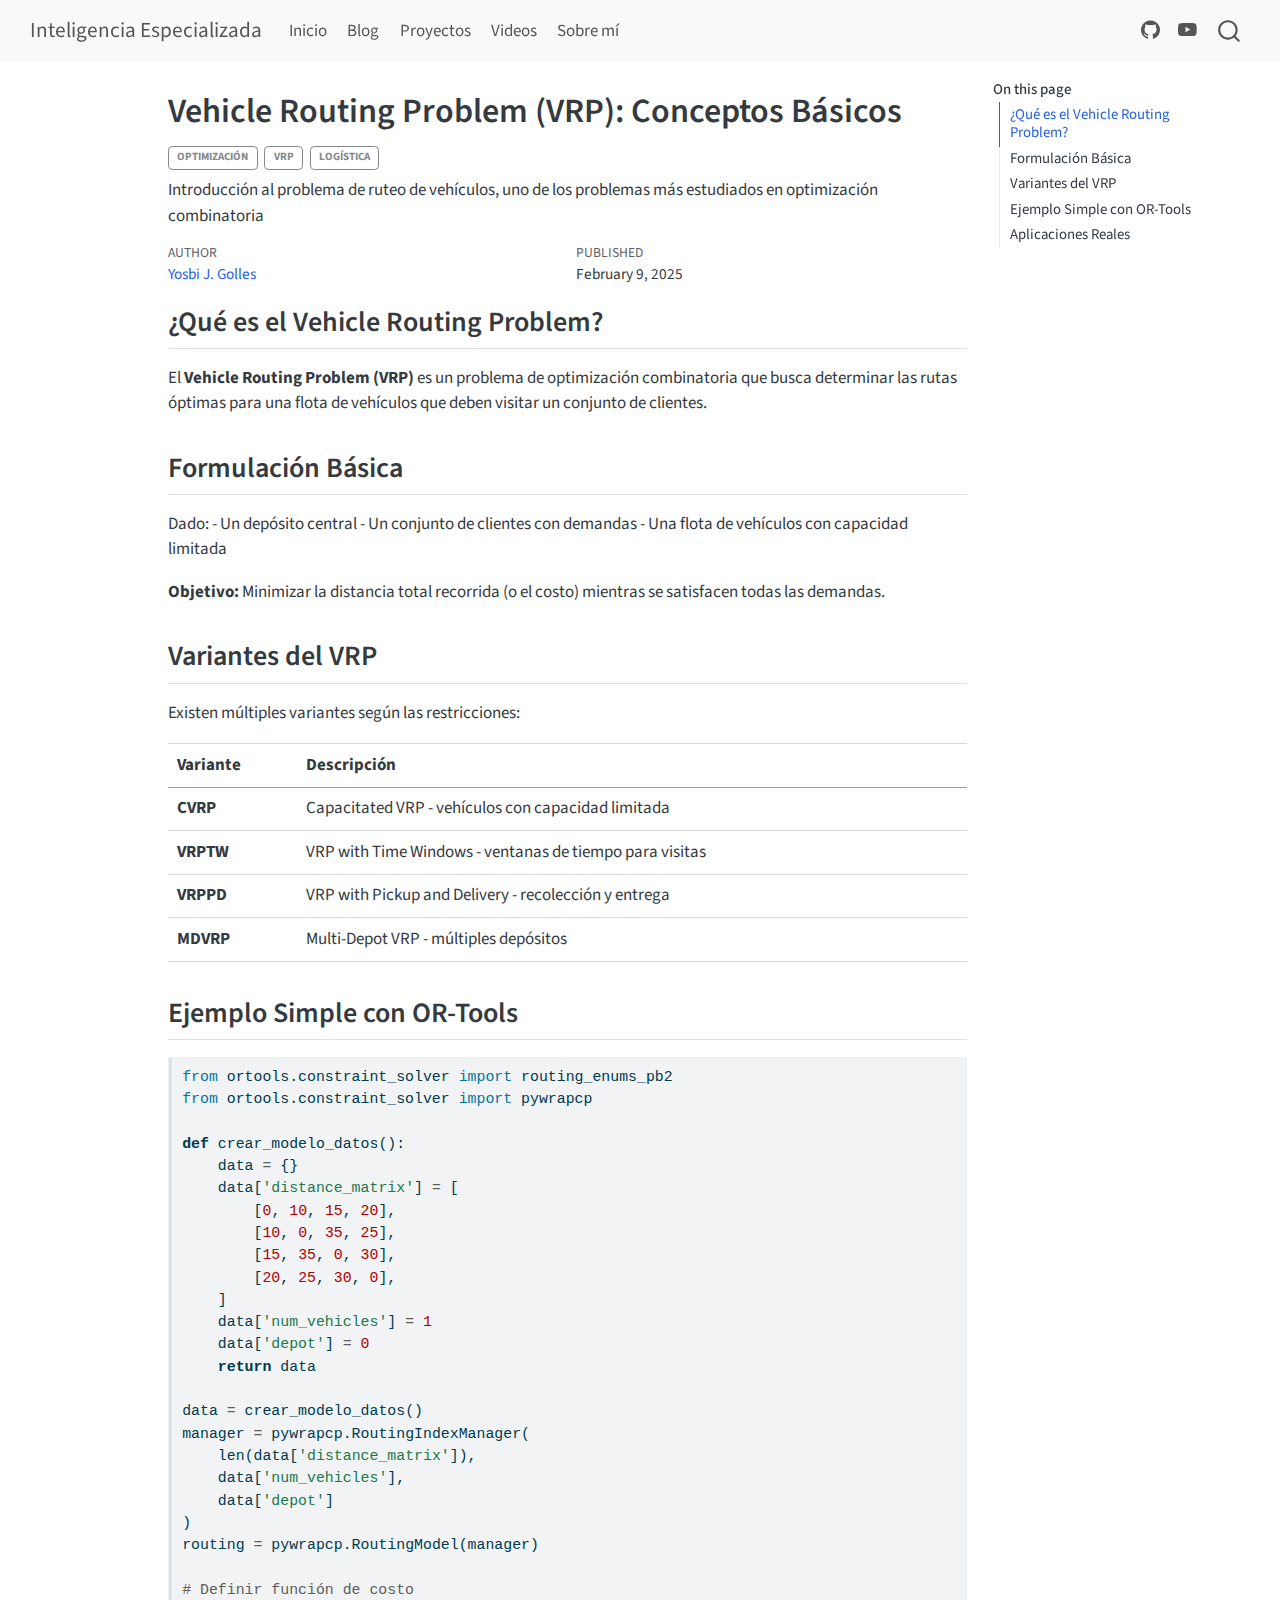
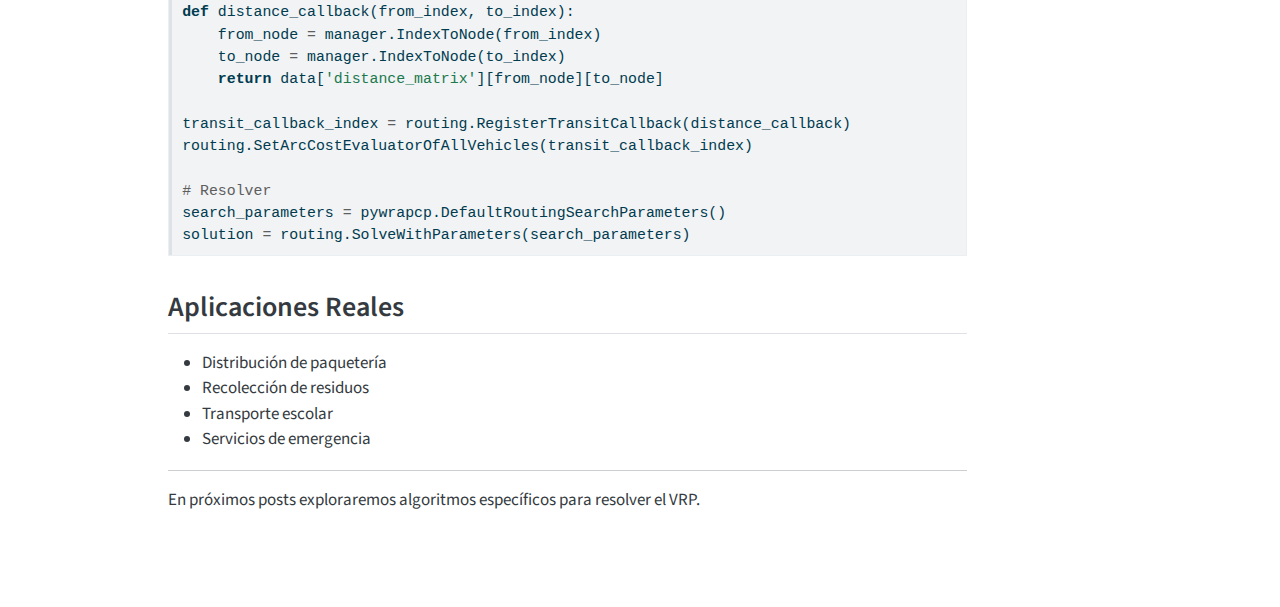
<file: docs/posts/2025-02-09-vehicle-routing-problem/index.html>
<!DOCTYPE html>
<html xmlns="http://www.w3.org/1999/xhtml" lang="en" xml:lang="en"><head>

<meta charset="utf-8">
<meta name="generator" content="quarto-1.8.27">

<meta name="viewport" content="width=device-width, initial-scale=1.0, user-scalable=yes">

<meta name="author" content="Yosbi J. Golles">
<meta name="dcterms.date" content="2025-02-09">
<meta name="description" content="Introducción al problema de ruteo de vehículos, uno de los problemas más estudiados en optimización combinatoria">

<title>Vehicle Routing Problem (VRP): Conceptos Básicos – Inteligencia Especializada</title>
<style>
code{white-space: pre-wrap;}
span.smallcaps{font-variant: small-caps;}
div.columns{display: flex; gap: min(4vw, 1.5em);}
div.column{flex: auto; overflow-x: auto;}
div.hanging-indent{margin-left: 1.5em; text-indent: -1.5em;}
ul.task-list{list-style: none;}
ul.task-list li input[type="checkbox"] {
  width: 0.8em;
  margin: 0 0.8em 0.2em -1em; /* quarto-specific, see https://github.com/quarto-dev/quarto-cli/issues/4556 */ 
  vertical-align: middle;
}
/* CSS for syntax highlighting */
html { -webkit-text-size-adjust: 100%; }
pre > code.sourceCode { white-space: pre; position: relative; }
pre > code.sourceCode > span { display: inline-block; line-height: 1.25; }
pre > code.sourceCode > span:empty { height: 1.2em; }
.sourceCode { overflow: visible; }
code.sourceCode > span { color: inherit; text-decoration: inherit; }
div.sourceCode { margin: 1em 0; }
pre.sourceCode { margin: 0; }
@media screen {
div.sourceCode { overflow: auto; }
}
@media print {
pre > code.sourceCode { white-space: pre-wrap; }
pre > code.sourceCode > span { text-indent: -5em; padding-left: 5em; }
}
pre.numberSource code
  { counter-reset: source-line 0; }
pre.numberSource code > span
  { position: relative; left: -4em; counter-increment: source-line; }
pre.numberSource code > span > a:first-child::before
  { content: counter(source-line);
    position: relative; left: -1em; text-align: right; vertical-align: baseline;
    border: none; display: inline-block;
    -webkit-touch-callout: none; -webkit-user-select: none;
    -khtml-user-select: none; -moz-user-select: none;
    -ms-user-select: none; user-select: none;
    padding: 0 4px; width: 4em;
  }
pre.numberSource { margin-left: 3em;  padding-left: 4px; }
div.sourceCode
  {   }
@media screen {
pre > code.sourceCode > span > a:first-child::before { text-decoration: underline; }
}
</style>


<script src="../../site_libs/quarto-nav/quarto-nav.js"></script>
<script src="../../site_libs/quarto-nav/headroom.min.js"></script>
<script src="../../site_libs/clipboard/clipboard.min.js"></script>
<script src="../../site_libs/quarto-search/autocomplete.umd.js"></script>
<script src="../../site_libs/quarto-search/fuse.min.js"></script>
<script src="../../site_libs/quarto-search/quarto-search.js"></script>
<meta name="quarto:offset" content="../../">
<script src="../../site_libs/quarto-html/quarto.js" type="module"></script>
<script src="../../site_libs/quarto-html/tabsets/tabsets.js" type="module"></script>
<script src="../../site_libs/quarto-html/axe/axe-check.js" type="module"></script>
<script src="../../site_libs/quarto-html/popper.min.js"></script>
<script src="../../site_libs/quarto-html/tippy.umd.min.js"></script>
<script src="../../site_libs/quarto-html/anchor.min.js"></script>
<link href="../../site_libs/quarto-html/tippy.css" rel="stylesheet">
<link href="../../site_libs/quarto-html/quarto-syntax-highlighting-ed96de9b727972fe78a7b5d16c58bf87.css" rel="stylesheet" id="quarto-text-highlighting-styles">
<script src="../../site_libs/bootstrap/bootstrap.min.js"></script>
<link href="../../site_libs/bootstrap/bootstrap-icons.css" rel="stylesheet">
<link href="../../site_libs/bootstrap/bootstrap-b7531fbf5822f1c2d3099a119fefb516.min.css" rel="stylesheet" append-hash="true" id="quarto-bootstrap" data-mode="light">
<script id="quarto-search-options" type="application/json">{
  "location": "navbar",
  "copy-button": false,
  "collapse-after": 3,
  "panel-placement": "end",
  "type": "overlay",
  "limit": 50,
  "keyboard-shortcut": [
    "f",
    "/",
    "s"
  ],
  "show-item-context": false,
  "language": {
    "search-no-results-text": "No results",
    "search-matching-documents-text": "matching documents",
    "search-copy-link-title": "Copy link to search",
    "search-hide-matches-text": "Hide additional matches",
    "search-more-match-text": "more match in this document",
    "search-more-matches-text": "more matches in this document",
    "search-clear-button-title": "Clear",
    "search-text-placeholder": "",
    "search-detached-cancel-button-title": "Cancel",
    "search-submit-button-title": "Submit",
    "search-label": "Search"
  }
}</script>


<link rel="stylesheet" href="../../styles.css">
</head>

<body class="nav-fixed quarto-light">

<div id="quarto-search-results"></div>
  <header id="quarto-header" class="headroom fixed-top">
    <nav class="navbar navbar-expand-lg " data-bs-theme="dark">
      <div class="navbar-container container-fluid">
      <div class="navbar-brand-container mx-auto">
    <a class="navbar-brand" href="../../index.html">
    <span class="navbar-title">Inteligencia Especializada</span>
    </a>
  </div>
            <div id="quarto-search" class="" title="Search"></div>
          <button class="navbar-toggler" type="button" data-bs-toggle="collapse" data-bs-target="#navbarCollapse" aria-controls="navbarCollapse" role="menu" aria-expanded="false" aria-label="Toggle navigation" onclick="if (window.quartoToggleHeadroom) { window.quartoToggleHeadroom(); }">
  <span class="navbar-toggler-icon"></span>
</button>
          <div class="collapse navbar-collapse" id="navbarCollapse">
            <ul class="navbar-nav navbar-nav-scroll me-auto">
  <li class="nav-item">
    <a class="nav-link" href="../../index.html"> 
<span class="menu-text">Inicio</span></a>
  </li>  
  <li class="nav-item">
    <a class="nav-link" href="../../blog.html"> 
<span class="menu-text">Blog</span></a>
  </li>  
  <li class="nav-item">
    <a class="nav-link" href="../../projects.html"> 
<span class="menu-text">Proyectos</span></a>
  </li>  
  <li class="nav-item">
    <a class="nav-link" href="../../videos.html"> 
<span class="menu-text">Videos</span></a>
  </li>  
  <li class="nav-item">
    <a class="nav-link" href="../../about.html"> 
<span class="menu-text">Sobre mí</span></a>
  </li>  
</ul>
            <ul class="navbar-nav navbar-nav-scroll ms-auto">
  <li class="nav-item compact">
    <a class="nav-link" href="https://github.com/yosbijgolles"> <i class="bi bi-github" role="img">
</i> 
<span class="menu-text"></span></a>
  </li>  
  <li class="nav-item compact">
    <a class="nav-link" href="https://youtube.com/yosbijgolles"> <i class="bi bi-youtube" role="img">
</i> 
<span class="menu-text"></span></a>
  </li>  
</ul>
          </div> <!-- /navcollapse -->
            <div class="quarto-navbar-tools">
</div>
      </div> <!-- /container-fluid -->
    </nav>
</header>
<!-- content -->
<div id="quarto-content" class="quarto-container page-columns page-rows-contents page-layout-article page-navbar">
<!-- sidebar -->
<!-- margin-sidebar -->
    <div id="quarto-margin-sidebar" class="sidebar margin-sidebar">
        <nav id="TOC" role="doc-toc" class="toc-active">
    <h2 id="toc-title">On this page</h2>
   
  <ul>
  <li><a href="#qué-es-el-vehicle-routing-problem" id="toc-qué-es-el-vehicle-routing-problem" class="nav-link active" data-scroll-target="#qué-es-el-vehicle-routing-problem">¿Qué es el Vehicle Routing Problem?</a></li>
  <li><a href="#formulación-básica" id="toc-formulación-básica" class="nav-link" data-scroll-target="#formulación-básica">Formulación Básica</a></li>
  <li><a href="#variantes-del-vrp" id="toc-variantes-del-vrp" class="nav-link" data-scroll-target="#variantes-del-vrp">Variantes del VRP</a></li>
  <li><a href="#ejemplo-simple-con-or-tools" id="toc-ejemplo-simple-con-or-tools" class="nav-link" data-scroll-target="#ejemplo-simple-con-or-tools">Ejemplo Simple con OR-Tools</a></li>
  <li><a href="#aplicaciones-reales" id="toc-aplicaciones-reales" class="nav-link" data-scroll-target="#aplicaciones-reales">Aplicaciones Reales</a></li>
  </ul>
</nav>
    </div>
<!-- main -->
<main class="content" id="quarto-document-content">

<header id="title-block-header" class="quarto-title-block default">
<div class="quarto-title">
<h1 class="title">Vehicle Routing Problem (VRP): Conceptos Básicos</h1>
  <div class="quarto-categories">
    <div class="quarto-category">optimización</div>
    <div class="quarto-category">VRP</div>
    <div class="quarto-category">logística</div>
  </div>
  </div>

<div>
  <div class="description">
    Introducción al problema de ruteo de vehículos, uno de los problemas más estudiados en optimización combinatoria
  </div>
</div>


<div class="quarto-title-meta">

    <div>
    <div class="quarto-title-meta-heading">Author</div>
    <div class="quarto-title-meta-contents">
             <p><a href="https://github.com/yosbijgolles">Yosbi J. Golles</a> </p>
          </div>
  </div>
    
    <div>
    <div class="quarto-title-meta-heading">Published</div>
    <div class="quarto-title-meta-contents">
      <p class="date">February 9, 2025</p>
    </div>
  </div>
  
    
  </div>
  


</header>


<section id="qué-es-el-vehicle-routing-problem" class="level2">
<h2 class="anchored" data-anchor-id="qué-es-el-vehicle-routing-problem">¿Qué es el Vehicle Routing Problem?</h2>
<p>El <strong>Vehicle Routing Problem (VRP)</strong> es un problema de optimización combinatoria que busca determinar las rutas óptimas para una flota de vehículos que deben visitar un conjunto de clientes.</p>
</section>
<section id="formulación-básica" class="level2">
<h2 class="anchored" data-anchor-id="formulación-básica">Formulación Básica</h2>
<p>Dado: - Un depósito central - Un conjunto de clientes con demandas - Una flota de vehículos con capacidad limitada</p>
<p><strong>Objetivo:</strong> Minimizar la distancia total recorrida (o el costo) mientras se satisfacen todas las demandas.</p>
</section>
<section id="variantes-del-vrp" class="level2">
<h2 class="anchored" data-anchor-id="variantes-del-vrp">Variantes del VRP</h2>
<p>Existen múltiples variantes según las restricciones:</p>
<table class="caption-top table">
<thead>
<tr class="header">
<th>Variante</th>
<th>Descripción</th>
</tr>
</thead>
<tbody>
<tr class="odd">
<td><strong>CVRP</strong></td>
<td>Capacitated VRP - vehículos con capacidad limitada</td>
</tr>
<tr class="even">
<td><strong>VRPTW</strong></td>
<td>VRP with Time Windows - ventanas de tiempo para visitas</td>
</tr>
<tr class="odd">
<td><strong>VRPPD</strong></td>
<td>VRP with Pickup and Delivery - recolección y entrega</td>
</tr>
<tr class="even">
<td><strong>MDVRP</strong></td>
<td>Multi-Depot VRP - múltiples depósitos</td>
</tr>
</tbody>
</table>
</section>
<section id="ejemplo-simple-con-or-tools" class="level2">
<h2 class="anchored" data-anchor-id="ejemplo-simple-con-or-tools">Ejemplo Simple con OR-Tools</h2>
<div class="code-copy-outer-scaffold"><div class="sourceCode" id="cb1"><pre class="sourceCode python code-with-copy"><code class="sourceCode python"><span id="cb1-1"><a href="#cb1-1" aria-hidden="true" tabindex="-1"></a><span class="im">from</span> ortools.constraint_solver <span class="im">import</span> routing_enums_pb2</span>
<span id="cb1-2"><a href="#cb1-2" aria-hidden="true" tabindex="-1"></a><span class="im">from</span> ortools.constraint_solver <span class="im">import</span> pywrapcp</span>
<span id="cb1-3"><a href="#cb1-3" aria-hidden="true" tabindex="-1"></a></span>
<span id="cb1-4"><a href="#cb1-4" aria-hidden="true" tabindex="-1"></a><span class="kw">def</span> crear_modelo_datos():</span>
<span id="cb1-5"><a href="#cb1-5" aria-hidden="true" tabindex="-1"></a>    data <span class="op">=</span> {}</span>
<span id="cb1-6"><a href="#cb1-6" aria-hidden="true" tabindex="-1"></a>    data[<span class="st">'distance_matrix'</span>] <span class="op">=</span> [</span>
<span id="cb1-7"><a href="#cb1-7" aria-hidden="true" tabindex="-1"></a>        [<span class="dv">0</span>, <span class="dv">10</span>, <span class="dv">15</span>, <span class="dv">20</span>],</span>
<span id="cb1-8"><a href="#cb1-8" aria-hidden="true" tabindex="-1"></a>        [<span class="dv">10</span>, <span class="dv">0</span>, <span class="dv">35</span>, <span class="dv">25</span>],</span>
<span id="cb1-9"><a href="#cb1-9" aria-hidden="true" tabindex="-1"></a>        [<span class="dv">15</span>, <span class="dv">35</span>, <span class="dv">0</span>, <span class="dv">30</span>],</span>
<span id="cb1-10"><a href="#cb1-10" aria-hidden="true" tabindex="-1"></a>        [<span class="dv">20</span>, <span class="dv">25</span>, <span class="dv">30</span>, <span class="dv">0</span>],</span>
<span id="cb1-11"><a href="#cb1-11" aria-hidden="true" tabindex="-1"></a>    ]</span>
<span id="cb1-12"><a href="#cb1-12" aria-hidden="true" tabindex="-1"></a>    data[<span class="st">'num_vehicles'</span>] <span class="op">=</span> <span class="dv">1</span></span>
<span id="cb1-13"><a href="#cb1-13" aria-hidden="true" tabindex="-1"></a>    data[<span class="st">'depot'</span>] <span class="op">=</span> <span class="dv">0</span></span>
<span id="cb1-14"><a href="#cb1-14" aria-hidden="true" tabindex="-1"></a>    <span class="cf">return</span> data</span>
<span id="cb1-15"><a href="#cb1-15" aria-hidden="true" tabindex="-1"></a></span>
<span id="cb1-16"><a href="#cb1-16" aria-hidden="true" tabindex="-1"></a>data <span class="op">=</span> crear_modelo_datos()</span>
<span id="cb1-17"><a href="#cb1-17" aria-hidden="true" tabindex="-1"></a>manager <span class="op">=</span> pywrapcp.RoutingIndexManager(</span>
<span id="cb1-18"><a href="#cb1-18" aria-hidden="true" tabindex="-1"></a>    <span class="bu">len</span>(data[<span class="st">'distance_matrix'</span>]),</span>
<span id="cb1-19"><a href="#cb1-19" aria-hidden="true" tabindex="-1"></a>    data[<span class="st">'num_vehicles'</span>],</span>
<span id="cb1-20"><a href="#cb1-20" aria-hidden="true" tabindex="-1"></a>    data[<span class="st">'depot'</span>]</span>
<span id="cb1-21"><a href="#cb1-21" aria-hidden="true" tabindex="-1"></a>)</span>
<span id="cb1-22"><a href="#cb1-22" aria-hidden="true" tabindex="-1"></a>routing <span class="op">=</span> pywrapcp.RoutingModel(manager)</span>
<span id="cb1-23"><a href="#cb1-23" aria-hidden="true" tabindex="-1"></a></span>
<span id="cb1-24"><a href="#cb1-24" aria-hidden="true" tabindex="-1"></a><span class="co"># Definir función de costo</span></span>
<span id="cb1-25"><a href="#cb1-25" aria-hidden="true" tabindex="-1"></a><span class="kw">def</span> distance_callback(from_index, to_index):</span>
<span id="cb1-26"><a href="#cb1-26" aria-hidden="true" tabindex="-1"></a>    from_node <span class="op">=</span> manager.IndexToNode(from_index)</span>
<span id="cb1-27"><a href="#cb1-27" aria-hidden="true" tabindex="-1"></a>    to_node <span class="op">=</span> manager.IndexToNode(to_index)</span>
<span id="cb1-28"><a href="#cb1-28" aria-hidden="true" tabindex="-1"></a>    <span class="cf">return</span> data[<span class="st">'distance_matrix'</span>][from_node][to_node]</span>
<span id="cb1-29"><a href="#cb1-29" aria-hidden="true" tabindex="-1"></a></span>
<span id="cb1-30"><a href="#cb1-30" aria-hidden="true" tabindex="-1"></a>transit_callback_index <span class="op">=</span> routing.RegisterTransitCallback(distance_callback)</span>
<span id="cb1-31"><a href="#cb1-31" aria-hidden="true" tabindex="-1"></a>routing.SetArcCostEvaluatorOfAllVehicles(transit_callback_index)</span>
<span id="cb1-32"><a href="#cb1-32" aria-hidden="true" tabindex="-1"></a></span>
<span id="cb1-33"><a href="#cb1-33" aria-hidden="true" tabindex="-1"></a><span class="co"># Resolver</span></span>
<span id="cb1-34"><a href="#cb1-34" aria-hidden="true" tabindex="-1"></a>search_parameters <span class="op">=</span> pywrapcp.DefaultRoutingSearchParameters()</span>
<span id="cb1-35"><a href="#cb1-35" aria-hidden="true" tabindex="-1"></a>solution <span class="op">=</span> routing.SolveWithParameters(search_parameters)</span></code></pre></div><button title="Copy to Clipboard" class="code-copy-button"><i class="bi"></i></button></div>
</section>
<section id="aplicaciones-reales" class="level2">
<h2 class="anchored" data-anchor-id="aplicaciones-reales">Aplicaciones Reales</h2>
<ul>
<li>Distribución de paquetería</li>
<li>Recolección de residuos</li>
<li>Transporte escolar</li>
<li>Servicios de emergencia</li>
</ul>
<hr>
<p>En próximos posts exploraremos algoritmos específicos para resolver el VRP.</p>


</section>

</main> <!-- /main -->
<script id="quarto-html-after-body" type="application/javascript">
  window.document.addEventListener("DOMContentLoaded", function (event) {
    const icon = "";
    const anchorJS = new window.AnchorJS();
    anchorJS.options = {
      placement: 'right',
      icon: icon
    };
    anchorJS.add('.anchored');
    const isCodeAnnotation = (el) => {
      for (const clz of el.classList) {
        if (clz.startsWith('code-annotation-')) {                     
          return true;
        }
      }
      return false;
    }
    const onCopySuccess = function(e) {
      // button target
      const button = e.trigger;
      // don't keep focus
      button.blur();
      // flash "checked"
      button.classList.add('code-copy-button-checked');
      var currentTitle = button.getAttribute("title");
      button.setAttribute("title", "Copied!");
      let tooltip;
      if (window.bootstrap) {
        button.setAttribute("data-bs-toggle", "tooltip");
        button.setAttribute("data-bs-placement", "left");
        button.setAttribute("data-bs-title", "Copied!");
        tooltip = new bootstrap.Tooltip(button, 
          { trigger: "manual", 
            customClass: "code-copy-button-tooltip",
            offset: [0, -8]});
        tooltip.show();    
      }
      setTimeout(function() {
        if (tooltip) {
          tooltip.hide();
          button.removeAttribute("data-bs-title");
          button.removeAttribute("data-bs-toggle");
          button.removeAttribute("data-bs-placement");
        }
        button.setAttribute("title", currentTitle);
        button.classList.remove('code-copy-button-checked');
      }, 1000);
      // clear code selection
      e.clearSelection();
    }
    const getTextToCopy = function(trigger) {
      const outerScaffold = trigger.parentElement.cloneNode(true);
      const codeEl = outerScaffold.querySelector('code');
      for (const childEl of codeEl.children) {
        if (isCodeAnnotation(childEl)) {
          childEl.remove();
        }
      }
      return codeEl.innerText;
    }
    const clipboard = new window.ClipboardJS('.code-copy-button:not([data-in-quarto-modal])', {
      text: getTextToCopy
    });
    clipboard.on('success', onCopySuccess);
    if (window.document.getElementById('quarto-embedded-source-code-modal')) {
      const clipboardModal = new window.ClipboardJS('.code-copy-button[data-in-quarto-modal]', {
        text: getTextToCopy,
        container: window.document.getElementById('quarto-embedded-source-code-modal')
      });
      clipboardModal.on('success', onCopySuccess);
    }
      var localhostRegex = new RegExp(/^(?:http|https):\/\/localhost\:?[0-9]*\//);
      var mailtoRegex = new RegExp(/^mailto:/);
        var filterRegex = new RegExp('/' + window.location.host + '/');
      var isInternal = (href) => {
          return filterRegex.test(href) || localhostRegex.test(href) || mailtoRegex.test(href);
      }
      // Inspect non-navigation links and adorn them if external
     var links = window.document.querySelectorAll('a[href]:not(.nav-link):not(.navbar-brand):not(.toc-action):not(.sidebar-link):not(.sidebar-item-toggle):not(.pagination-link):not(.no-external):not([aria-hidden]):not(.dropdown-item):not(.quarto-navigation-tool):not(.about-link)');
      for (var i=0; i<links.length; i++) {
        const link = links[i];
        if (!isInternal(link.href)) {
          // undo the damage that might have been done by quarto-nav.js in the case of
          // links that we want to consider external
          if (link.dataset.originalHref !== undefined) {
            link.href = link.dataset.originalHref;
          }
        }
      }
    function tippyHover(el, contentFn, onTriggerFn, onUntriggerFn) {
      const config = {
        allowHTML: true,
        maxWidth: 500,
        delay: 100,
        arrow: false,
        appendTo: function(el) {
            return el.parentElement;
        },
        interactive: true,
        interactiveBorder: 10,
        theme: 'quarto',
        placement: 'bottom-start',
      };
      if (contentFn) {
        config.content = contentFn;
      }
      if (onTriggerFn) {
        config.onTrigger = onTriggerFn;
      }
      if (onUntriggerFn) {
        config.onUntrigger = onUntriggerFn;
      }
      window.tippy(el, config); 
    }
    const noterefs = window.document.querySelectorAll('a[role="doc-noteref"]');
    for (var i=0; i<noterefs.length; i++) {
      const ref = noterefs[i];
      tippyHover(ref, function() {
        // use id or data attribute instead here
        let href = ref.getAttribute('data-footnote-href') || ref.getAttribute('href');
        try { href = new URL(href).hash; } catch {}
        const id = href.replace(/^#\/?/, "");
        const note = window.document.getElementById(id);
        if (note) {
          return note.innerHTML;
        } else {
          return "";
        }
      });
    }
    const xrefs = window.document.querySelectorAll('a.quarto-xref');
    const processXRef = (id, note) => {
      // Strip column container classes
      const stripColumnClz = (el) => {
        el.classList.remove("page-full", "page-columns");
        if (el.children) {
          for (const child of el.children) {
            stripColumnClz(child);
          }
        }
      }
      stripColumnClz(note)
      if (id === null || id.startsWith('sec-')) {
        // Special case sections, only their first couple elements
        const container = document.createElement("div");
        if (note.children && note.children.length > 2) {
          container.appendChild(note.children[0].cloneNode(true));
          for (let i = 1; i < note.children.length; i++) {
            const child = note.children[i];
            if (child.tagName === "P" && child.innerText === "") {
              continue;
            } else {
              container.appendChild(child.cloneNode(true));
              break;
            }
          }
          if (window.Quarto?.typesetMath) {
            window.Quarto.typesetMath(container);
          }
          return container.innerHTML
        } else {
          if (window.Quarto?.typesetMath) {
            window.Quarto.typesetMath(note);
          }
          return note.innerHTML;
        }
      } else {
        // Remove any anchor links if they are present
        const anchorLink = note.querySelector('a.anchorjs-link');
        if (anchorLink) {
          anchorLink.remove();
        }
        if (window.Quarto?.typesetMath) {
          window.Quarto.typesetMath(note);
        }
        if (note.classList.contains("callout")) {
          return note.outerHTML;
        } else {
          return note.innerHTML;
        }
      }
    }
    for (var i=0; i<xrefs.length; i++) {
      const xref = xrefs[i];
      tippyHover(xref, undefined, function(instance) {
        instance.disable();
        let url = xref.getAttribute('href');
        let hash = undefined; 
        if (url.startsWith('#')) {
          hash = url;
        } else {
          try { hash = new URL(url).hash; } catch {}
        }
        if (hash) {
          const id = hash.replace(/^#\/?/, "");
          const note = window.document.getElementById(id);
          if (note !== null) {
            try {
              const html = processXRef(id, note.cloneNode(true));
              instance.setContent(html);
            } finally {
              instance.enable();
              instance.show();
            }
          } else {
            // See if we can fetch this
            fetch(url.split('#')[0])
            .then(res => res.text())
            .then(html => {
              const parser = new DOMParser();
              const htmlDoc = parser.parseFromString(html, "text/html");
              const note = htmlDoc.getElementById(id);
              if (note !== null) {
                const html = processXRef(id, note);
                instance.setContent(html);
              } 
            }).finally(() => {
              instance.enable();
              instance.show();
            });
          }
        } else {
          // See if we can fetch a full url (with no hash to target)
          // This is a special case and we should probably do some content thinning / targeting
          fetch(url)
          .then(res => res.text())
          .then(html => {
            const parser = new DOMParser();
            const htmlDoc = parser.parseFromString(html, "text/html");
            const note = htmlDoc.querySelector('main.content');
            if (note !== null) {
              // This should only happen for chapter cross references
              // (since there is no id in the URL)
              // remove the first header
              if (note.children.length > 0 && note.children[0].tagName === "HEADER") {
                note.children[0].remove();
              }
              const html = processXRef(null, note);
              instance.setContent(html);
            } 
          }).finally(() => {
            instance.enable();
            instance.show();
          });
        }
      }, function(instance) {
      });
    }
        let selectedAnnoteEl;
        const selectorForAnnotation = ( cell, annotation) => {
          let cellAttr = 'data-code-cell="' + cell + '"';
          let lineAttr = 'data-code-annotation="' +  annotation + '"';
          const selector = 'span[' + cellAttr + '][' + lineAttr + ']';
          return selector;
        }
        const selectCodeLines = (annoteEl) => {
          const doc = window.document;
          const targetCell = annoteEl.getAttribute("data-target-cell");
          const targetAnnotation = annoteEl.getAttribute("data-target-annotation");
          const annoteSpan = window.document.querySelector(selectorForAnnotation(targetCell, targetAnnotation));
          const lines = annoteSpan.getAttribute("data-code-lines").split(",");
          const lineIds = lines.map((line) => {
            return targetCell + "-" + line;
          })
          let top = null;
          let height = null;
          let parent = null;
          if (lineIds.length > 0) {
              //compute the position of the single el (top and bottom and make a div)
              const el = window.document.getElementById(lineIds[0]);
              top = el.offsetTop;
              height = el.offsetHeight;
              parent = el.parentElement.parentElement;
            if (lineIds.length > 1) {
              const lastEl = window.document.getElementById(lineIds[lineIds.length - 1]);
              const bottom = lastEl.offsetTop + lastEl.offsetHeight;
              height = bottom - top;
            }
            if (top !== null && height !== null && parent !== null) {
              // cook up a div (if necessary) and position it 
              let div = window.document.getElementById("code-annotation-line-highlight");
              if (div === null) {
                div = window.document.createElement("div");
                div.setAttribute("id", "code-annotation-line-highlight");
                div.style.position = 'absolute';
                parent.appendChild(div);
              }
              div.style.top = top - 2 + "px";
              div.style.height = height + 4 + "px";
              div.style.left = 0;
              let gutterDiv = window.document.getElementById("code-annotation-line-highlight-gutter");
              if (gutterDiv === null) {
                gutterDiv = window.document.createElement("div");
                gutterDiv.setAttribute("id", "code-annotation-line-highlight-gutter");
                gutterDiv.style.position = 'absolute';
                const codeCell = window.document.getElementById(targetCell);
                const gutter = codeCell.querySelector('.code-annotation-gutter');
                gutter.appendChild(gutterDiv);
              }
              gutterDiv.style.top = top - 2 + "px";
              gutterDiv.style.height = height + 4 + "px";
            }
            selectedAnnoteEl = annoteEl;
          }
        };
        const unselectCodeLines = () => {
          const elementsIds = ["code-annotation-line-highlight", "code-annotation-line-highlight-gutter"];
          elementsIds.forEach((elId) => {
            const div = window.document.getElementById(elId);
            if (div) {
              div.remove();
            }
          });
          selectedAnnoteEl = undefined;
        };
          // Handle positioning of the toggle
      window.addEventListener(
        "resize",
        throttle(() => {
          elRect = undefined;
          if (selectedAnnoteEl) {
            selectCodeLines(selectedAnnoteEl);
          }
        }, 10)
      );
      function throttle(fn, ms) {
      let throttle = false;
      let timer;
        return (...args) => {
          if(!throttle) { // first call gets through
              fn.apply(this, args);
              throttle = true;
          } else { // all the others get throttled
              if(timer) clearTimeout(timer); // cancel #2
              timer = setTimeout(() => {
                fn.apply(this, args);
                timer = throttle = false;
              }, ms);
          }
        };
      }
        // Attach click handler to the DT
        const annoteDls = window.document.querySelectorAll('dt[data-target-cell]');
        for (const annoteDlNode of annoteDls) {
          annoteDlNode.addEventListener('click', (event) => {
            const clickedEl = event.target;
            if (clickedEl !== selectedAnnoteEl) {
              unselectCodeLines();
              const activeEl = window.document.querySelector('dt[data-target-cell].code-annotation-active');
              if (activeEl) {
                activeEl.classList.remove('code-annotation-active');
              }
              selectCodeLines(clickedEl);
              clickedEl.classList.add('code-annotation-active');
            } else {
              // Unselect the line
              unselectCodeLines();
              clickedEl.classList.remove('code-annotation-active');
            }
          });
        }
    const findCites = (el) => {
      const parentEl = el.parentElement;
      if (parentEl) {
        const cites = parentEl.dataset.cites;
        if (cites) {
          return {
            el,
            cites: cites.split(' ')
          };
        } else {
          return findCites(el.parentElement)
        }
      } else {
        return undefined;
      }
    };
    var bibliorefs = window.document.querySelectorAll('a[role="doc-biblioref"]');
    for (var i=0; i<bibliorefs.length; i++) {
      const ref = bibliorefs[i];
      const citeInfo = findCites(ref);
      if (citeInfo) {
        tippyHover(citeInfo.el, function() {
          var popup = window.document.createElement('div');
          citeInfo.cites.forEach(function(cite) {
            var citeDiv = window.document.createElement('div');
            citeDiv.classList.add('hanging-indent');
            citeDiv.classList.add('csl-entry');
            var biblioDiv = window.document.getElementById('ref-' + cite);
            if (biblioDiv) {
              citeDiv.innerHTML = biblioDiv.innerHTML;
            }
            popup.appendChild(citeDiv);
          });
          return popup.innerHTML;
        });
      }
    }
  });
  </script>
</div> <!-- /content -->




</body></html>
</file>
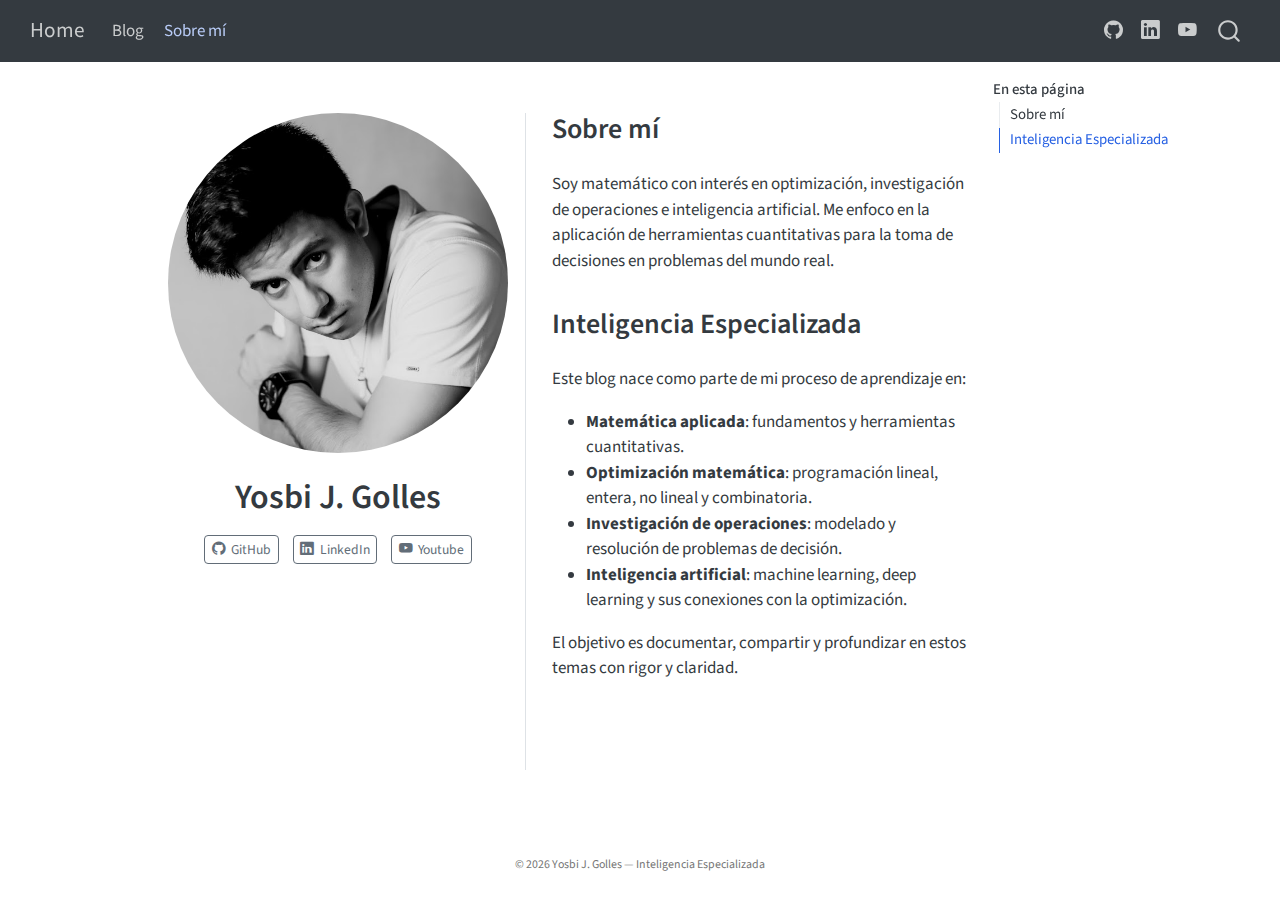
<file: docs/about.html>
<!DOCTYPE html>
<html xmlns="http://www.w3.org/1999/xhtml" lang="es" xml:lang="es"><head>

<meta charset="utf-8">
<meta name="generator" content="quarto-1.8.27">

<meta name="viewport" content="width=device-width, initial-scale=1.0, user-scalable=yes">


<title>Yosbi J. Golles – Home</title>
<style>
code{white-space: pre-wrap;}
span.smallcaps{font-variant: small-caps;}
div.columns{display: flex; gap: min(4vw, 1.5em);}
div.column{flex: auto; overflow-x: auto;}
div.hanging-indent{margin-left: 1.5em; text-indent: -1.5em;}
ul.task-list{list-style: none;}
ul.task-list li input[type="checkbox"] {
  width: 0.8em;
  margin: 0 0.8em 0.2em -1em; /* quarto-specific, see https://github.com/quarto-dev/quarto-cli/issues/4556 */ 
  vertical-align: middle;
}
</style>


<script src="site_libs/quarto-nav/quarto-nav.js"></script>
<script src="site_libs/quarto-nav/headroom.min.js"></script>
<script src="site_libs/clipboard/clipboard.min.js"></script>
<script src="site_libs/quarto-search/autocomplete.umd.js"></script>
<script src="site_libs/quarto-search/fuse.min.js"></script>
<script src="site_libs/quarto-search/quarto-search.js"></script>
<meta name="quarto:offset" content="./">
<script src="site_libs/quarto-html/quarto.js" type="module"></script>
<script src="site_libs/quarto-html/tabsets/tabsets.js" type="module"></script>
<script src="site_libs/quarto-html/axe/axe-check.js" type="module"></script>
<script src="site_libs/quarto-html/popper.min.js"></script>
<script src="site_libs/quarto-html/tippy.umd.min.js"></script>
<link href="site_libs/quarto-html/tippy.css" rel="stylesheet">
<link href="site_libs/quarto-html/quarto-syntax-highlighting-ed96de9b727972fe78a7b5d16c58bf87.css" rel="stylesheet" id="quarto-text-highlighting-styles">
<script src="site_libs/bootstrap/bootstrap.min.js"></script>
<link href="site_libs/bootstrap/bootstrap-icons.css" rel="stylesheet">
<link href="site_libs/bootstrap/bootstrap-53446fed5ed444c087c9c2bc361612cc.min.css" rel="stylesheet" append-hash="true" id="quarto-bootstrap" data-mode="light">
<script id="quarto-search-options" type="application/json">{
  "location": "navbar",
  "copy-button": false,
  "collapse-after": 3,
  "panel-placement": "end",
  "type": "overlay",
  "limit": 50,
  "keyboard-shortcut": [
    "f",
    "/",
    "s"
  ],
  "show-item-context": false,
  "language": {
    "search-no-results-text": "No se han encontrado resultados",
    "search-matching-documents-text": "documentos encontrados",
    "search-copy-link-title": "Copiar el enlace en la búsqueda",
    "search-hide-matches-text": "Ocultar resultados adicionales",
    "search-more-match-text": "resultado adicional en este documento",
    "search-more-matches-text": "resultados adicionales en este documento",
    "search-clear-button-title": "Borrar",
    "search-text-placeholder": "",
    "search-detached-cancel-button-title": "Cancelar",
    "search-submit-button-title": "Enviar",
    "search-label": "Buscar"
  }
}</script>


<link rel="stylesheet" href="styles.css">
</head>

<body class="nav-fixed quarto-light">

<div id="quarto-search-results"></div>
  <header id="quarto-header" class="headroom fixed-top">
    <nav class="navbar navbar-expand-lg " data-bs-theme="dark">
      <div class="navbar-container container-fluid">
      <div class="navbar-brand-container mx-auto">
    <a class="navbar-brand" href="./index.html">
    <span class="navbar-title">Home</span>
    </a>
  </div>
            <div id="quarto-search" class="" title="Buscar"></div>
          <button class="navbar-toggler" type="button" data-bs-toggle="collapse" data-bs-target="#navbarCollapse" aria-controls="navbarCollapse" role="menu" aria-expanded="false" aria-label="Navegación de palanca" onclick="if (window.quartoToggleHeadroom) { window.quartoToggleHeadroom(); }">
  <span class="navbar-toggler-icon"></span>
</button>
          <div class="collapse navbar-collapse" id="navbarCollapse">
            <ul class="navbar-nav navbar-nav-scroll me-auto">
  <li class="nav-item">
    <a class="nav-link" href="./blog.html"> 
<span class="menu-text">Blog</span></a>
  </li>  
  <li class="nav-item">
    <a class="nav-link active" href="./about.html" aria-current="page"> 
<span class="menu-text">Sobre mí</span></a>
  </li>  
</ul>
            <ul class="navbar-nav navbar-nav-scroll ms-auto">
  <li class="nav-item compact">
    <a class="nav-link" href="https://github.com/yosbijgolles"> <i class="bi bi-github" role="img">
</i> 
<span class="menu-text"></span></a>
  </li>  
  <li class="nav-item compact">
    <a class="nav-link" href="https://linkedin.com/in/yosbijgolles"> <i class="bi bi-linkedin" role="img">
</i> 
<span class="menu-text"></span></a>
  </li>  
  <li class="nav-item compact">
    <a class="nav-link" href="https://www.youtube.com/@yosbijgolles"> <i class="bi bi-youtube" role="img">
</i> 
<span class="menu-text"></span></a>
  </li>  
</ul>
          </div> <!-- /navcollapse -->
            <div class="quarto-navbar-tools">
</div>
      </div> <!-- /container-fluid -->
    </nav>
</header>
<!-- content -->
<div id="quarto-content" class="quarto-container page-columns page-rows-contents page-layout-article page-navbar">
<!-- sidebar -->
<!-- margin-sidebar -->
    <div id="quarto-margin-sidebar" class="sidebar margin-sidebar">
        <nav id="TOC" role="doc-toc" class="toc-active">
    <h2 id="toc-title">En esta página</h2>
  <ul>
  <li><a href="#sobre-mí" id="toc-sobre-mí" class="nav-link active" data-scroll-target="#sobre-mí">Sobre mí</a></li>
  <li><a href="#inteligencia-especializada" id="toc-inteligencia-especializada" class="nav-link" data-scroll-target="#inteligencia-especializada">Inteligencia Especializada</a></li>
  </ul>
</nav>
    </div>
<!-- main -->
<div class="quarto-about-trestles">
  <div class="about-entity">
    <img src="profile.png" class="about-image
  round " style="height: 20em; width: 20em;">
<header id="title-block-header" class="quarto-title-block default">
<div class="quarto-title">
<h1 class="title">Yosbi J. Golles</h1>
</div>
<div class="quarto-title-meta">
  </div>
</header>
    <div class="about-links">
  <a href="https://github.com/yosbijgolles" class="about-link" rel="" target="">
    <i class="bi bi-github"></i>
     <span class="about-link-text">GitHub</span>
  </a>
  <a href="https://linkedin.com/in/yosbijgolles" class="about-link" rel="" target="">
    <i class="bi bi-linkedin"></i>
     <span class="about-link-text">LinkedIn</span>
  </a>
  <a href="https://www.youtube.com/@yosbijgolles" class="about-link" rel="" target="">
    <i class="bi bi-youtube"></i>
     <span class="about-link-text">Youtube</span>
  </a>
</div>
  </div>
  <div class="about-contents"><main class="content" id="quarto-document-content">

<section id="sobre-mí" class="level2">
<h2 data-anchor-id="sobre-mí">Sobre mí</h2>
<p>Soy matemático con interés en optimización, investigación de operaciones e inteligencia artificial. Me enfoco en la aplicación de herramientas cuantitativas para la toma de decisiones en problemas del mundo real.</p>
</section>
<section id="inteligencia-especializada" class="level2">
<h2 data-anchor-id="inteligencia-especializada">Inteligencia Especializada</h2>
<p>Este blog nace como parte de mi proceso de aprendizaje en:</p>
<ul>
<li><strong>Matemática aplicada</strong>: fundamentos y herramientas cuantitativas.</li>
<li><strong>Optimización matemática</strong>: programación lineal, entera, no lineal y combinatoria.</li>
<li><strong>Investigación de operaciones</strong>: modelado y resolución de problemas de decisión.</li>
<li><strong>Inteligencia artificial</strong>: machine learning, deep learning y sus conexiones con la optimización.</li>
</ul>
<p>El objetivo es documentar, compartir y profundizar en estos temas con rigor y claridad.</p>


</section>
</main></div>
</div>
 <!-- /main -->
<script id="quarto-html-after-body" type="application/javascript">
  window.document.addEventListener("DOMContentLoaded", function (event) {
    const isCodeAnnotation = (el) => {
      for (const clz of el.classList) {
        if (clz.startsWith('code-annotation-')) {                     
          return true;
        }
      }
      return false;
    }
    const onCopySuccess = function(e) {
      // button target
      const button = e.trigger;
      // don't keep focus
      button.blur();
      // flash "checked"
      button.classList.add('code-copy-button-checked');
      var currentTitle = button.getAttribute("title");
      button.setAttribute("title", "Copiado");
      let tooltip;
      if (window.bootstrap) {
        button.setAttribute("data-bs-toggle", "tooltip");
        button.setAttribute("data-bs-placement", "left");
        button.setAttribute("data-bs-title", "Copiado");
        tooltip = new bootstrap.Tooltip(button, 
          { trigger: "manual", 
            customClass: "code-copy-button-tooltip",
            offset: [0, -8]});
        tooltip.show();    
      }
      setTimeout(function() {
        if (tooltip) {
          tooltip.hide();
          button.removeAttribute("data-bs-title");
          button.removeAttribute("data-bs-toggle");
          button.removeAttribute("data-bs-placement");
        }
        button.setAttribute("title", currentTitle);
        button.classList.remove('code-copy-button-checked');
      }, 1000);
      // clear code selection
      e.clearSelection();
    }
    const getTextToCopy = function(trigger) {
      const outerScaffold = trigger.parentElement.cloneNode(true);
      const codeEl = outerScaffold.querySelector('code');
      for (const childEl of codeEl.children) {
        if (isCodeAnnotation(childEl)) {
          childEl.remove();
        }
      }
      return codeEl.innerText;
    }
    const clipboard = new window.ClipboardJS('.code-copy-button:not([data-in-quarto-modal])', {
      text: getTextToCopy
    });
    clipboard.on('success', onCopySuccess);
    if (window.document.getElementById('quarto-embedded-source-code-modal')) {
      const clipboardModal = new window.ClipboardJS('.code-copy-button[data-in-quarto-modal]', {
        text: getTextToCopy,
        container: window.document.getElementById('quarto-embedded-source-code-modal')
      });
      clipboardModal.on('success', onCopySuccess);
    }
      var localhostRegex = new RegExp(/^(?:http|https):\/\/localhost\:?[0-9]*\//);
      var mailtoRegex = new RegExp(/^mailto:/);
        var filterRegex = new RegExp('/' + window.location.host + '/');
      var isInternal = (href) => {
          return filterRegex.test(href) || localhostRegex.test(href) || mailtoRegex.test(href);
      }
      // Inspect non-navigation links and adorn them if external
     var links = window.document.querySelectorAll('a[href]:not(.nav-link):not(.navbar-brand):not(.toc-action):not(.sidebar-link):not(.sidebar-item-toggle):not(.pagination-link):not(.no-external):not([aria-hidden]):not(.dropdown-item):not(.quarto-navigation-tool):not(.about-link)');
      for (var i=0; i<links.length; i++) {
        const link = links[i];
        if (!isInternal(link.href)) {
          // undo the damage that might have been done by quarto-nav.js in the case of
          // links that we want to consider external
          if (link.dataset.originalHref !== undefined) {
            link.href = link.dataset.originalHref;
          }
        }
      }
    function tippyHover(el, contentFn, onTriggerFn, onUntriggerFn) {
      const config = {
        allowHTML: true,
        maxWidth: 500,
        delay: 100,
        arrow: false,
        appendTo: function(el) {
            return el.parentElement;
        },
        interactive: true,
        interactiveBorder: 10,
        theme: 'quarto',
        placement: 'bottom-start',
      };
      if (contentFn) {
        config.content = contentFn;
      }
      if (onTriggerFn) {
        config.onTrigger = onTriggerFn;
      }
      if (onUntriggerFn) {
        config.onUntrigger = onUntriggerFn;
      }
      window.tippy(el, config); 
    }
    const noterefs = window.document.querySelectorAll('a[role="doc-noteref"]');
    for (var i=0; i<noterefs.length; i++) {
      const ref = noterefs[i];
      tippyHover(ref, function() {
        // use id or data attribute instead here
        let href = ref.getAttribute('data-footnote-href') || ref.getAttribute('href');
        try { href = new URL(href).hash; } catch {}
        const id = href.replace(/^#\/?/, "");
        const note = window.document.getElementById(id);
        if (note) {
          return note.innerHTML;
        } else {
          return "";
        }
      });
    }
    const xrefs = window.document.querySelectorAll('a.quarto-xref');
    const processXRef = (id, note) => {
      // Strip column container classes
      const stripColumnClz = (el) => {
        el.classList.remove("page-full", "page-columns");
        if (el.children) {
          for (const child of el.children) {
            stripColumnClz(child);
          }
        }
      }
      stripColumnClz(note)
      if (id === null || id.startsWith('sec-')) {
        // Special case sections, only their first couple elements
        const container = document.createElement("div");
        if (note.children && note.children.length > 2) {
          container.appendChild(note.children[0].cloneNode(true));
          for (let i = 1; i < note.children.length; i++) {
            const child = note.children[i];
            if (child.tagName === "P" && child.innerText === "") {
              continue;
            } else {
              container.appendChild(child.cloneNode(true));
              break;
            }
          }
          if (window.Quarto?.typesetMath) {
            window.Quarto.typesetMath(container);
          }
          return container.innerHTML
        } else {
          if (window.Quarto?.typesetMath) {
            window.Quarto.typesetMath(note);
          }
          return note.innerHTML;
        }
      } else {
        // Remove any anchor links if they are present
        const anchorLink = note.querySelector('a.anchorjs-link');
        if (anchorLink) {
          anchorLink.remove();
        }
        if (window.Quarto?.typesetMath) {
          window.Quarto.typesetMath(note);
        }
        if (note.classList.contains("callout")) {
          return note.outerHTML;
        } else {
          return note.innerHTML;
        }
      }
    }
    for (var i=0; i<xrefs.length; i++) {
      const xref = xrefs[i];
      tippyHover(xref, undefined, function(instance) {
        instance.disable();
        let url = xref.getAttribute('href');
        let hash = undefined; 
        if (url.startsWith('#')) {
          hash = url;
        } else {
          try { hash = new URL(url).hash; } catch {}
        }
        if (hash) {
          const id = hash.replace(/^#\/?/, "");
          const note = window.document.getElementById(id);
          if (note !== null) {
            try {
              const html = processXRef(id, note.cloneNode(true));
              instance.setContent(html);
            } finally {
              instance.enable();
              instance.show();
            }
          } else {
            // See if we can fetch this
            fetch(url.split('#')[0])
            .then(res => res.text())
            .then(html => {
              const parser = new DOMParser();
              const htmlDoc = parser.parseFromString(html, "text/html");
              const note = htmlDoc.getElementById(id);
              if (note !== null) {
                const html = processXRef(id, note);
                instance.setContent(html);
              } 
            }).finally(() => {
              instance.enable();
              instance.show();
            });
          }
        } else {
          // See if we can fetch a full url (with no hash to target)
          // This is a special case and we should probably do some content thinning / targeting
          fetch(url)
          .then(res => res.text())
          .then(html => {
            const parser = new DOMParser();
            const htmlDoc = parser.parseFromString(html, "text/html");
            const note = htmlDoc.querySelector('main.content');
            if (note !== null) {
              // This should only happen for chapter cross references
              // (since there is no id in the URL)
              // remove the first header
              if (note.children.length > 0 && note.children[0].tagName === "HEADER") {
                note.children[0].remove();
              }
              const html = processXRef(null, note);
              instance.setContent(html);
            } 
          }).finally(() => {
            instance.enable();
            instance.show();
          });
        }
      }, function(instance) {
      });
    }
        let selectedAnnoteEl;
        const selectorForAnnotation = ( cell, annotation) => {
          let cellAttr = 'data-code-cell="' + cell + '"';
          let lineAttr = 'data-code-annotation="' +  annotation + '"';
          const selector = 'span[' + cellAttr + '][' + lineAttr + ']';
          return selector;
        }
        const selectCodeLines = (annoteEl) => {
          const doc = window.document;
          const targetCell = annoteEl.getAttribute("data-target-cell");
          const targetAnnotation = annoteEl.getAttribute("data-target-annotation");
          const annoteSpan = window.document.querySelector(selectorForAnnotation(targetCell, targetAnnotation));
          const lines = annoteSpan.getAttribute("data-code-lines").split(",");
          const lineIds = lines.map((line) => {
            return targetCell + "-" + line;
          })
          let top = null;
          let height = null;
          let parent = null;
          if (lineIds.length > 0) {
              //compute the position of the single el (top and bottom and make a div)
              const el = window.document.getElementById(lineIds[0]);
              top = el.offsetTop;
              height = el.offsetHeight;
              parent = el.parentElement.parentElement;
            if (lineIds.length > 1) {
              const lastEl = window.document.getElementById(lineIds[lineIds.length - 1]);
              const bottom = lastEl.offsetTop + lastEl.offsetHeight;
              height = bottom - top;
            }
            if (top !== null && height !== null && parent !== null) {
              // cook up a div (if necessary) and position it 
              let div = window.document.getElementById("code-annotation-line-highlight");
              if (div === null) {
                div = window.document.createElement("div");
                div.setAttribute("id", "code-annotation-line-highlight");
                div.style.position = 'absolute';
                parent.appendChild(div);
              }
              div.style.top = top - 2 + "px";
              div.style.height = height + 4 + "px";
              div.style.left = 0;
              let gutterDiv = window.document.getElementById("code-annotation-line-highlight-gutter");
              if (gutterDiv === null) {
                gutterDiv = window.document.createElement("div");
                gutterDiv.setAttribute("id", "code-annotation-line-highlight-gutter");
                gutterDiv.style.position = 'absolute';
                const codeCell = window.document.getElementById(targetCell);
                const gutter = codeCell.querySelector('.code-annotation-gutter');
                gutter.appendChild(gutterDiv);
              }
              gutterDiv.style.top = top - 2 + "px";
              gutterDiv.style.height = height + 4 + "px";
            }
            selectedAnnoteEl = annoteEl;
          }
        };
        const unselectCodeLines = () => {
          const elementsIds = ["code-annotation-line-highlight", "code-annotation-line-highlight-gutter"];
          elementsIds.forEach((elId) => {
            const div = window.document.getElementById(elId);
            if (div) {
              div.remove();
            }
          });
          selectedAnnoteEl = undefined;
        };
          // Handle positioning of the toggle
      window.addEventListener(
        "resize",
        throttle(() => {
          elRect = undefined;
          if (selectedAnnoteEl) {
            selectCodeLines(selectedAnnoteEl);
          }
        }, 10)
      );
      function throttle(fn, ms) {
      let throttle = false;
      let timer;
        return (...args) => {
          if(!throttle) { // first call gets through
              fn.apply(this, args);
              throttle = true;
          } else { // all the others get throttled
              if(timer) clearTimeout(timer); // cancel #2
              timer = setTimeout(() => {
                fn.apply(this, args);
                timer = throttle = false;
              }, ms);
          }
        };
      }
        // Attach click handler to the DT
        const annoteDls = window.document.querySelectorAll('dt[data-target-cell]');
        for (const annoteDlNode of annoteDls) {
          annoteDlNode.addEventListener('click', (event) => {
            const clickedEl = event.target;
            if (clickedEl !== selectedAnnoteEl) {
              unselectCodeLines();
              const activeEl = window.document.querySelector('dt[data-target-cell].code-annotation-active');
              if (activeEl) {
                activeEl.classList.remove('code-annotation-active');
              }
              selectCodeLines(clickedEl);
              clickedEl.classList.add('code-annotation-active');
            } else {
              // Unselect the line
              unselectCodeLines();
              clickedEl.classList.remove('code-annotation-active');
            }
          });
        }
    const findCites = (el) => {
      const parentEl = el.parentElement;
      if (parentEl) {
        const cites = parentEl.dataset.cites;
        if (cites) {
          return {
            el,
            cites: cites.split(' ')
          };
        } else {
          return findCites(el.parentElement)
        }
      } else {
        return undefined;
      }
    };
    var bibliorefs = window.document.querySelectorAll('a[role="doc-biblioref"]');
    for (var i=0; i<bibliorefs.length; i++) {
      const ref = bibliorefs[i];
      const citeInfo = findCites(ref);
      if (citeInfo) {
        tippyHover(citeInfo.el, function() {
          var popup = window.document.createElement('div');
          citeInfo.cites.forEach(function(cite) {
            var citeDiv = window.document.createElement('div');
            citeDiv.classList.add('hanging-indent');
            citeDiv.classList.add('csl-entry');
            var biblioDiv = window.document.getElementById('ref-' + cite);
            if (biblioDiv) {
              citeDiv.innerHTML = biblioDiv.innerHTML;
            }
            popup.appendChild(citeDiv);
          });
          return popup.innerHTML;
        });
      }
    }
  });
  </script>
</div> <!-- /content -->
<footer class="footer">
  <div class="nav-footer">
    <div class="nav-footer-left">
      &nbsp;
    </div>   
    <div class="nav-footer-center">
<p>© 2026 Yosbi J. Golles — Inteligencia Especializada</p>
</div>
    <div class="nav-footer-right">
      &nbsp;
    </div>
  </div>
</footer>




</body></html>
</file>
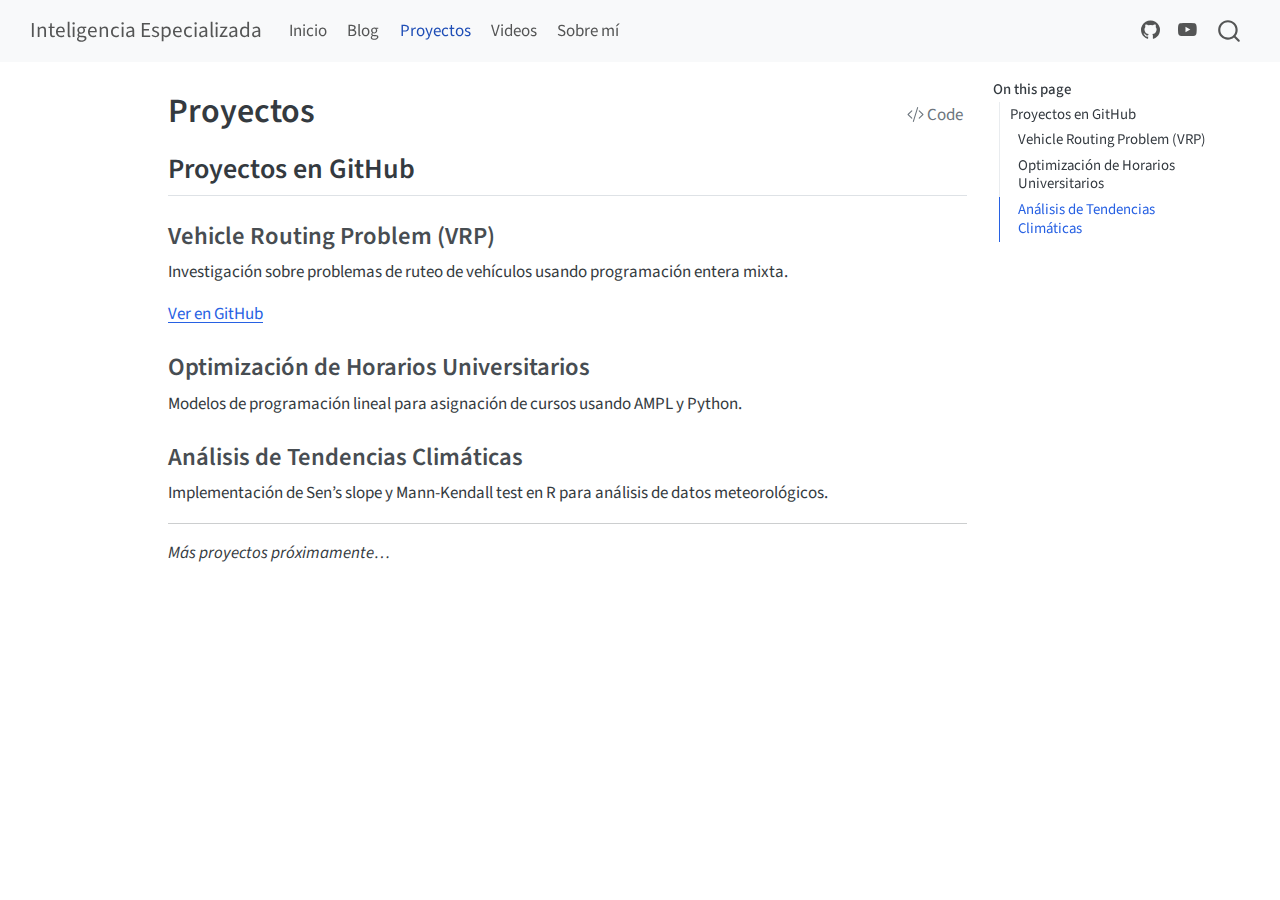
<file: docs/projects.html>
<!DOCTYPE html>
<html xmlns="http://www.w3.org/1999/xhtml" lang="en" xml:lang="en"><head>

<meta charset="utf-8">
<meta name="generator" content="quarto-1.8.27">

<meta name="viewport" content="width=device-width, initial-scale=1.0, user-scalable=yes">


<title>Proyectos – Inteligencia Especializada</title>
<style>
code{white-space: pre-wrap;}
span.smallcaps{font-variant: small-caps;}
div.columns{display: flex; gap: min(4vw, 1.5em);}
div.column{flex: auto; overflow-x: auto;}
div.hanging-indent{margin-left: 1.5em; text-indent: -1.5em;}
ul.task-list{list-style: none;}
ul.task-list li input[type="checkbox"] {
  width: 0.8em;
  margin: 0 0.8em 0.2em -1em; /* quarto-specific, see https://github.com/quarto-dev/quarto-cli/issues/4556 */ 
  vertical-align: middle;
}
/* CSS for syntax highlighting */
html { -webkit-text-size-adjust: 100%; }
pre > code.sourceCode { white-space: pre; position: relative; }
pre > code.sourceCode > span { display: inline-block; line-height: 1.25; }
pre > code.sourceCode > span:empty { height: 1.2em; }
.sourceCode { overflow: visible; }
code.sourceCode > span { color: inherit; text-decoration: inherit; }
div.sourceCode { margin: 1em 0; }
pre.sourceCode { margin: 0; }
@media screen {
div.sourceCode { overflow: auto; }
}
@media print {
pre > code.sourceCode { white-space: pre-wrap; }
pre > code.sourceCode > span { text-indent: -5em; padding-left: 5em; }
}
pre.numberSource code
  { counter-reset: source-line 0; }
pre.numberSource code > span
  { position: relative; left: -4em; counter-increment: source-line; }
pre.numberSource code > span > a:first-child::before
  { content: counter(source-line);
    position: relative; left: -1em; text-align: right; vertical-align: baseline;
    border: none; display: inline-block;
    -webkit-touch-callout: none; -webkit-user-select: none;
    -khtml-user-select: none; -moz-user-select: none;
    -ms-user-select: none; user-select: none;
    padding: 0 4px; width: 4em;
  }
pre.numberSource { margin-left: 3em;  padding-left: 4px; }
div.sourceCode
  {   }
@media screen {
pre > code.sourceCode > span > a:first-child::before { text-decoration: underline; }
}
</style>


<script src="site_libs/quarto-nav/quarto-nav.js"></script>
<script src="site_libs/quarto-nav/headroom.min.js"></script>
<script src="site_libs/clipboard/clipboard.min.js"></script>
<script src="site_libs/quarto-search/autocomplete.umd.js"></script>
<script src="site_libs/quarto-search/fuse.min.js"></script>
<script src="site_libs/quarto-search/quarto-search.js"></script>
<meta name="quarto:offset" content="./">
<script src="site_libs/quarto-html/quarto.js" type="module"></script>
<script src="site_libs/quarto-html/tabsets/tabsets.js" type="module"></script>
<script src="site_libs/quarto-html/axe/axe-check.js" type="module"></script>
<script src="site_libs/quarto-html/popper.min.js"></script>
<script src="site_libs/quarto-html/tippy.umd.min.js"></script>
<script src="site_libs/quarto-html/anchor.min.js"></script>
<link href="site_libs/quarto-html/tippy.css" rel="stylesheet">
<link href="site_libs/quarto-html/quarto-syntax-highlighting-ed96de9b727972fe78a7b5d16c58bf87.css" rel="stylesheet" id="quarto-text-highlighting-styles">
<script src="site_libs/bootstrap/bootstrap.min.js"></script>
<link href="site_libs/bootstrap/bootstrap-icons.css" rel="stylesheet">
<link href="site_libs/bootstrap/bootstrap-b7531fbf5822f1c2d3099a119fefb516.min.css" rel="stylesheet" append-hash="true" id="quarto-bootstrap" data-mode="light">
<script id="quarto-search-options" type="application/json">{
  "location": "navbar",
  "copy-button": false,
  "collapse-after": 3,
  "panel-placement": "end",
  "type": "overlay",
  "limit": 50,
  "keyboard-shortcut": [
    "f",
    "/",
    "s"
  ],
  "show-item-context": false,
  "language": {
    "search-no-results-text": "No results",
    "search-matching-documents-text": "matching documents",
    "search-copy-link-title": "Copy link to search",
    "search-hide-matches-text": "Hide additional matches",
    "search-more-match-text": "more match in this document",
    "search-more-matches-text": "more matches in this document",
    "search-clear-button-title": "Clear",
    "search-text-placeholder": "",
    "search-detached-cancel-button-title": "Cancel",
    "search-submit-button-title": "Submit",
    "search-label": "Search"
  }
}</script>


<link rel="stylesheet" href="styles.css">
</head>

<body class="nav-fixed quarto-light">

<div id="quarto-search-results"></div>
  <header id="quarto-header" class="headroom fixed-top">
    <nav class="navbar navbar-expand-lg " data-bs-theme="dark">
      <div class="navbar-container container-fluid">
      <div class="navbar-brand-container mx-auto">
    <a class="navbar-brand" href="./index.html">
    <span class="navbar-title">Inteligencia Especializada</span>
    </a>
  </div>
            <div id="quarto-search" class="" title="Search"></div>
          <button class="navbar-toggler" type="button" data-bs-toggle="collapse" data-bs-target="#navbarCollapse" aria-controls="navbarCollapse" role="menu" aria-expanded="false" aria-label="Toggle navigation" onclick="if (window.quartoToggleHeadroom) { window.quartoToggleHeadroom(); }">
  <span class="navbar-toggler-icon"></span>
</button>
          <div class="collapse navbar-collapse" id="navbarCollapse">
            <ul class="navbar-nav navbar-nav-scroll me-auto">
  <li class="nav-item">
    <a class="nav-link" href="./index.html"> 
<span class="menu-text">Inicio</span></a>
  </li>  
  <li class="nav-item">
    <a class="nav-link" href="./blog.html"> 
<span class="menu-text">Blog</span></a>
  </li>  
  <li class="nav-item">
    <a class="nav-link active" href="./projects.html" aria-current="page"> 
<span class="menu-text">Proyectos</span></a>
  </li>  
  <li class="nav-item">
    <a class="nav-link" href="./videos.html"> 
<span class="menu-text">Videos</span></a>
  </li>  
  <li class="nav-item">
    <a class="nav-link" href="./about.html"> 
<span class="menu-text">Sobre mí</span></a>
  </li>  
</ul>
            <ul class="navbar-nav navbar-nav-scroll ms-auto">
  <li class="nav-item compact">
    <a class="nav-link" href="https://github.com/yosbijgolles"> <i class="bi bi-github" role="img">
</i> 
<span class="menu-text"></span></a>
  </li>  
  <li class="nav-item compact">
    <a class="nav-link" href="https://youtube.com/yosbijgolles"> <i class="bi bi-youtube" role="img">
</i> 
<span class="menu-text"></span></a>
  </li>  
</ul>
          </div> <!-- /navcollapse -->
            <div class="quarto-navbar-tools">
</div>
      </div> <!-- /container-fluid -->
    </nav>
</header>
<!-- content -->
<div id="quarto-content" class="quarto-container page-columns page-rows-contents page-layout-article page-navbar">
<!-- sidebar -->
<!-- margin-sidebar -->
    <div id="quarto-margin-sidebar" class="sidebar margin-sidebar">
        <nav id="TOC" role="doc-toc" class="toc-active">
    <h2 id="toc-title">On this page</h2>
   
  <ul>
  <li><a href="#proyectos-en-github" id="toc-proyectos-en-github" class="nav-link active" data-scroll-target="#proyectos-en-github">Proyectos en GitHub</a>
  <ul class="collapse">
  <li><a href="#vehicle-routing-problem-vrp" id="toc-vehicle-routing-problem-vrp" class="nav-link" data-scroll-target="#vehicle-routing-problem-vrp">Vehicle Routing Problem (VRP)</a></li>
  <li><a href="#optimización-de-horarios-universitarios" id="toc-optimización-de-horarios-universitarios" class="nav-link" data-scroll-target="#optimización-de-horarios-universitarios">Optimización de Horarios Universitarios</a></li>
  <li><a href="#análisis-de-tendencias-climáticas" id="toc-análisis-de-tendencias-climáticas" class="nav-link" data-scroll-target="#análisis-de-tendencias-climáticas">Análisis de Tendencias Climáticas</a></li>
  </ul></li>
  </ul>
</nav>
    </div>
<!-- main -->
<main class="content" id="quarto-document-content">

<header id="title-block-header" class="quarto-title-block default">
<div class="quarto-title">
<div class="quarto-title-block"><div><h1 class="title">Proyectos</h1><button type="button" class="btn code-tools-button" id="quarto-code-tools-source"><i class="bi"></i> Code</button></div></div>
</div>



<div class="quarto-title-meta">

    
  
    
  </div>
  


</header>


<section id="proyectos-en-github" class="level2">
<h2 class="anchored" data-anchor-id="proyectos-en-github">Proyectos en GitHub</h2>
<section id="vehicle-routing-problem-vrp" class="level3">
<h3 class="anchored" data-anchor-id="vehicle-routing-problem-vrp">Vehicle Routing Problem (VRP)</h3>
<p>Investigación sobre problemas de ruteo de vehículos usando programación entera mixta.</p>
<p><a href="https://github.com/yosbijgolles">Ver en GitHub</a></p>
</section>
<section id="optimización-de-horarios-universitarios" class="level3">
<h3 class="anchored" data-anchor-id="optimización-de-horarios-universitarios">Optimización de Horarios Universitarios</h3>
<p>Modelos de programación lineal para asignación de cursos usando AMPL y Python.</p>
</section>
<section id="análisis-de-tendencias-climáticas" class="level3">
<h3 class="anchored" data-anchor-id="análisis-de-tendencias-climáticas">Análisis de Tendencias Climáticas</h3>
<p>Implementación de Sen’s slope y Mann-Kendall test en R para análisis de datos meteorológicos.</p>
<hr>
<p><em>Más proyectos próximamente…</em></p>


<!-- -->

</section>
</section>

</main> <!-- /main -->
<script id="quarto-html-after-body" type="application/javascript">
  window.document.addEventListener("DOMContentLoaded", function (event) {
    const icon = "";
    const anchorJS = new window.AnchorJS();
    anchorJS.options = {
      placement: 'right',
      icon: icon
    };
    anchorJS.add('.anchored');
    const isCodeAnnotation = (el) => {
      for (const clz of el.classList) {
        if (clz.startsWith('code-annotation-')) {                     
          return true;
        }
      }
      return false;
    }
    const onCopySuccess = function(e) {
      // button target
      const button = e.trigger;
      // don't keep focus
      button.blur();
      // flash "checked"
      button.classList.add('code-copy-button-checked');
      var currentTitle = button.getAttribute("title");
      button.setAttribute("title", "Copied!");
      let tooltip;
      if (window.bootstrap) {
        button.setAttribute("data-bs-toggle", "tooltip");
        button.setAttribute("data-bs-placement", "left");
        button.setAttribute("data-bs-title", "Copied!");
        tooltip = new bootstrap.Tooltip(button, 
          { trigger: "manual", 
            customClass: "code-copy-button-tooltip",
            offset: [0, -8]});
        tooltip.show();    
      }
      setTimeout(function() {
        if (tooltip) {
          tooltip.hide();
          button.removeAttribute("data-bs-title");
          button.removeAttribute("data-bs-toggle");
          button.removeAttribute("data-bs-placement");
        }
        button.setAttribute("title", currentTitle);
        button.classList.remove('code-copy-button-checked');
      }, 1000);
      // clear code selection
      e.clearSelection();
    }
    const getTextToCopy = function(trigger) {
      const outerScaffold = trigger.parentElement.cloneNode(true);
      const codeEl = outerScaffold.querySelector('code');
      for (const childEl of codeEl.children) {
        if (isCodeAnnotation(childEl)) {
          childEl.remove();
        }
      }
      return codeEl.innerText;
    }
    const clipboard = new window.ClipboardJS('.code-copy-button:not([data-in-quarto-modal])', {
      text: getTextToCopy
    });
    clipboard.on('success', onCopySuccess);
    if (window.document.getElementById('quarto-embedded-source-code-modal')) {
      const clipboardModal = new window.ClipboardJS('.code-copy-button[data-in-quarto-modal]', {
        text: getTextToCopy,
        container: window.document.getElementById('quarto-embedded-source-code-modal')
      });
      clipboardModal.on('success', onCopySuccess);
    }
    const viewSource = window.document.getElementById('quarto-view-source') ||
                       window.document.getElementById('quarto-code-tools-source');
    if (viewSource) {
      const sourceUrl = viewSource.getAttribute("data-quarto-source-url");
      viewSource.addEventListener("click", function(e) {
        if (sourceUrl) {
          // rstudio viewer pane
          if (/\bcapabilities=\b/.test(window.location)) {
            window.open(sourceUrl);
          } else {
            window.location.href = sourceUrl;
          }
        } else {
          const modal = new bootstrap.Modal(document.getElementById('quarto-embedded-source-code-modal'));
          modal.show();
        }
        return false;
      });
    }
    function toggleCodeHandler(show) {
      return function(e) {
        const detailsSrc = window.document.querySelectorAll(".cell > details > .sourceCode");
        for (let i=0; i<detailsSrc.length; i++) {
          const details = detailsSrc[i].parentElement;
          if (show) {
            details.open = true;
          } else {
            details.removeAttribute("open");
          }
        }
        const cellCodeDivs = window.document.querySelectorAll(".cell > .sourceCode");
        const fromCls = show ? "hidden" : "unhidden";
        const toCls = show ? "unhidden" : "hidden";
        for (let i=0; i<cellCodeDivs.length; i++) {
          const codeDiv = cellCodeDivs[i];
          if (codeDiv.classList.contains(fromCls)) {
            codeDiv.classList.remove(fromCls);
            codeDiv.classList.add(toCls);
          } 
        }
        return false;
      }
    }
    const hideAllCode = window.document.getElementById("quarto-hide-all-code");
    if (hideAllCode) {
      hideAllCode.addEventListener("click", toggleCodeHandler(false));
    }
    const showAllCode = window.document.getElementById("quarto-show-all-code");
    if (showAllCode) {
      showAllCode.addEventListener("click", toggleCodeHandler(true));
    }
      var localhostRegex = new RegExp(/^(?:http|https):\/\/localhost\:?[0-9]*\//);
      var mailtoRegex = new RegExp(/^mailto:/);
        var filterRegex = new RegExp('/' + window.location.host + '/');
      var isInternal = (href) => {
          return filterRegex.test(href) || localhostRegex.test(href) || mailtoRegex.test(href);
      }
      // Inspect non-navigation links and adorn them if external
     var links = window.document.querySelectorAll('a[href]:not(.nav-link):not(.navbar-brand):not(.toc-action):not(.sidebar-link):not(.sidebar-item-toggle):not(.pagination-link):not(.no-external):not([aria-hidden]):not(.dropdown-item):not(.quarto-navigation-tool):not(.about-link)');
      for (var i=0; i<links.length; i++) {
        const link = links[i];
        if (!isInternal(link.href)) {
          // undo the damage that might have been done by quarto-nav.js in the case of
          // links that we want to consider external
          if (link.dataset.originalHref !== undefined) {
            link.href = link.dataset.originalHref;
          }
        }
      }
    function tippyHover(el, contentFn, onTriggerFn, onUntriggerFn) {
      const config = {
        allowHTML: true,
        maxWidth: 500,
        delay: 100,
        arrow: false,
        appendTo: function(el) {
            return el.parentElement;
        },
        interactive: true,
        interactiveBorder: 10,
        theme: 'quarto',
        placement: 'bottom-start',
      };
      if (contentFn) {
        config.content = contentFn;
      }
      if (onTriggerFn) {
        config.onTrigger = onTriggerFn;
      }
      if (onUntriggerFn) {
        config.onUntrigger = onUntriggerFn;
      }
      window.tippy(el, config); 
    }
    const noterefs = window.document.querySelectorAll('a[role="doc-noteref"]');
    for (var i=0; i<noterefs.length; i++) {
      const ref = noterefs[i];
      tippyHover(ref, function() {
        // use id or data attribute instead here
        let href = ref.getAttribute('data-footnote-href') || ref.getAttribute('href');
        try { href = new URL(href).hash; } catch {}
        const id = href.replace(/^#\/?/, "");
        const note = window.document.getElementById(id);
        if (note) {
          return note.innerHTML;
        } else {
          return "";
        }
      });
    }
    const xrefs = window.document.querySelectorAll('a.quarto-xref');
    const processXRef = (id, note) => {
      // Strip column container classes
      const stripColumnClz = (el) => {
        el.classList.remove("page-full", "page-columns");
        if (el.children) {
          for (const child of el.children) {
            stripColumnClz(child);
          }
        }
      }
      stripColumnClz(note)
      if (id === null || id.startsWith('sec-')) {
        // Special case sections, only their first couple elements
        const container = document.createElement("div");
        if (note.children && note.children.length > 2) {
          container.appendChild(note.children[0].cloneNode(true));
          for (let i = 1; i < note.children.length; i++) {
            const child = note.children[i];
            if (child.tagName === "P" && child.innerText === "") {
              continue;
            } else {
              container.appendChild(child.cloneNode(true));
              break;
            }
          }
          if (window.Quarto?.typesetMath) {
            window.Quarto.typesetMath(container);
          }
          return container.innerHTML
        } else {
          if (window.Quarto?.typesetMath) {
            window.Quarto.typesetMath(note);
          }
          return note.innerHTML;
        }
      } else {
        // Remove any anchor links if they are present
        const anchorLink = note.querySelector('a.anchorjs-link');
        if (anchorLink) {
          anchorLink.remove();
        }
        if (window.Quarto?.typesetMath) {
          window.Quarto.typesetMath(note);
        }
        if (note.classList.contains("callout")) {
          return note.outerHTML;
        } else {
          return note.innerHTML;
        }
      }
    }
    for (var i=0; i<xrefs.length; i++) {
      const xref = xrefs[i];
      tippyHover(xref, undefined, function(instance) {
        instance.disable();
        let url = xref.getAttribute('href');
        let hash = undefined; 
        if (url.startsWith('#')) {
          hash = url;
        } else {
          try { hash = new URL(url).hash; } catch {}
        }
        if (hash) {
          const id = hash.replace(/^#\/?/, "");
          const note = window.document.getElementById(id);
          if (note !== null) {
            try {
              const html = processXRef(id, note.cloneNode(true));
              instance.setContent(html);
            } finally {
              instance.enable();
              instance.show();
            }
          } else {
            // See if we can fetch this
            fetch(url.split('#')[0])
            .then(res => res.text())
            .then(html => {
              const parser = new DOMParser();
              const htmlDoc = parser.parseFromString(html, "text/html");
              const note = htmlDoc.getElementById(id);
              if (note !== null) {
                const html = processXRef(id, note);
                instance.setContent(html);
              } 
            }).finally(() => {
              instance.enable();
              instance.show();
            });
          }
        } else {
          // See if we can fetch a full url (with no hash to target)
          // This is a special case and we should probably do some content thinning / targeting
          fetch(url)
          .then(res => res.text())
          .then(html => {
            const parser = new DOMParser();
            const htmlDoc = parser.parseFromString(html, "text/html");
            const note = htmlDoc.querySelector('main.content');
            if (note !== null) {
              // This should only happen for chapter cross references
              // (since there is no id in the URL)
              // remove the first header
              if (note.children.length > 0 && note.children[0].tagName === "HEADER") {
                note.children[0].remove();
              }
              const html = processXRef(null, note);
              instance.setContent(html);
            } 
          }).finally(() => {
            instance.enable();
            instance.show();
          });
        }
      }, function(instance) {
      });
    }
        let selectedAnnoteEl;
        const selectorForAnnotation = ( cell, annotation) => {
          let cellAttr = 'data-code-cell="' + cell + '"';
          let lineAttr = 'data-code-annotation="' +  annotation + '"';
          const selector = 'span[' + cellAttr + '][' + lineAttr + ']';
          return selector;
        }
        const selectCodeLines = (annoteEl) => {
          const doc = window.document;
          const targetCell = annoteEl.getAttribute("data-target-cell");
          const targetAnnotation = annoteEl.getAttribute("data-target-annotation");
          const annoteSpan = window.document.querySelector(selectorForAnnotation(targetCell, targetAnnotation));
          const lines = annoteSpan.getAttribute("data-code-lines").split(",");
          const lineIds = lines.map((line) => {
            return targetCell + "-" + line;
          })
          let top = null;
          let height = null;
          let parent = null;
          if (lineIds.length > 0) {
              //compute the position of the single el (top and bottom and make a div)
              const el = window.document.getElementById(lineIds[0]);
              top = el.offsetTop;
              height = el.offsetHeight;
              parent = el.parentElement.parentElement;
            if (lineIds.length > 1) {
              const lastEl = window.document.getElementById(lineIds[lineIds.length - 1]);
              const bottom = lastEl.offsetTop + lastEl.offsetHeight;
              height = bottom - top;
            }
            if (top !== null && height !== null && parent !== null) {
              // cook up a div (if necessary) and position it 
              let div = window.document.getElementById("code-annotation-line-highlight");
              if (div === null) {
                div = window.document.createElement("div");
                div.setAttribute("id", "code-annotation-line-highlight");
                div.style.position = 'absolute';
                parent.appendChild(div);
              }
              div.style.top = top - 2 + "px";
              div.style.height = height + 4 + "px";
              div.style.left = 0;
              let gutterDiv = window.document.getElementById("code-annotation-line-highlight-gutter");
              if (gutterDiv === null) {
                gutterDiv = window.document.createElement("div");
                gutterDiv.setAttribute("id", "code-annotation-line-highlight-gutter");
                gutterDiv.style.position = 'absolute';
                const codeCell = window.document.getElementById(targetCell);
                const gutter = codeCell.querySelector('.code-annotation-gutter');
                gutter.appendChild(gutterDiv);
              }
              gutterDiv.style.top = top - 2 + "px";
              gutterDiv.style.height = height + 4 + "px";
            }
            selectedAnnoteEl = annoteEl;
          }
        };
        const unselectCodeLines = () => {
          const elementsIds = ["code-annotation-line-highlight", "code-annotation-line-highlight-gutter"];
          elementsIds.forEach((elId) => {
            const div = window.document.getElementById(elId);
            if (div) {
              div.remove();
            }
          });
          selectedAnnoteEl = undefined;
        };
          // Handle positioning of the toggle
      window.addEventListener(
        "resize",
        throttle(() => {
          elRect = undefined;
          if (selectedAnnoteEl) {
            selectCodeLines(selectedAnnoteEl);
          }
        }, 10)
      );
      function throttle(fn, ms) {
      let throttle = false;
      let timer;
        return (...args) => {
          if(!throttle) { // first call gets through
              fn.apply(this, args);
              throttle = true;
          } else { // all the others get throttled
              if(timer) clearTimeout(timer); // cancel #2
              timer = setTimeout(() => {
                fn.apply(this, args);
                timer = throttle = false;
              }, ms);
          }
        };
      }
        // Attach click handler to the DT
        const annoteDls = window.document.querySelectorAll('dt[data-target-cell]');
        for (const annoteDlNode of annoteDls) {
          annoteDlNode.addEventListener('click', (event) => {
            const clickedEl = event.target;
            if (clickedEl !== selectedAnnoteEl) {
              unselectCodeLines();
              const activeEl = window.document.querySelector('dt[data-target-cell].code-annotation-active');
              if (activeEl) {
                activeEl.classList.remove('code-annotation-active');
              }
              selectCodeLines(clickedEl);
              clickedEl.classList.add('code-annotation-active');
            } else {
              // Unselect the line
              unselectCodeLines();
              clickedEl.classList.remove('code-annotation-active');
            }
          });
        }
    const findCites = (el) => {
      const parentEl = el.parentElement;
      if (parentEl) {
        const cites = parentEl.dataset.cites;
        if (cites) {
          return {
            el,
            cites: cites.split(' ')
          };
        } else {
          return findCites(el.parentElement)
        }
      } else {
        return undefined;
      }
    };
    var bibliorefs = window.document.querySelectorAll('a[role="doc-biblioref"]');
    for (var i=0; i<bibliorefs.length; i++) {
      const ref = bibliorefs[i];
      const citeInfo = findCites(ref);
      if (citeInfo) {
        tippyHover(citeInfo.el, function() {
          var popup = window.document.createElement('div');
          citeInfo.cites.forEach(function(cite) {
            var citeDiv = window.document.createElement('div');
            citeDiv.classList.add('hanging-indent');
            citeDiv.classList.add('csl-entry');
            var biblioDiv = window.document.getElementById('ref-' + cite);
            if (biblioDiv) {
              citeDiv.innerHTML = biblioDiv.innerHTML;
            }
            popup.appendChild(citeDiv);
          });
          return popup.innerHTML;
        });
      }
    }
  });
  </script><div class="modal fade" id="quarto-embedded-source-code-modal" tabindex="-1" aria-labelledby="quarto-embedded-source-code-modal-label" aria-hidden="true"><div class="modal-dialog modal-dialog-scrollable"><div class="modal-content"><div class="modal-header"><h5 class="modal-title" id="quarto-embedded-source-code-modal-label">Source Code</h5><button class="btn-close" data-bs-dismiss="modal"></button></div><div class="modal-body"><div class="">
<div class="code-copy-outer-scaffold"><div class="sourceCode" id="cb1" data-shortcodes="false"><pre class="sourceCode markdown code-with-copy"><code class="sourceCode markdown"><span id="cb1-1"><a href="#cb1-1" aria-hidden="true" tabindex="-1"></a><span class="co">---</span></span>
<span id="cb1-2"><a href="#cb1-2" aria-hidden="true" tabindex="-1"></a><span class="an">title:</span><span class="co"> "Proyectos"</span></span>
<span id="cb1-3"><a href="#cb1-3" aria-hidden="true" tabindex="-1"></a><span class="co">---</span></span>
<span id="cb1-4"><a href="#cb1-4" aria-hidden="true" tabindex="-1"></a></span>
<span id="cb1-5"><a href="#cb1-5" aria-hidden="true" tabindex="-1"></a><span class="fu">## Proyectos en GitHub</span></span>
<span id="cb1-6"><a href="#cb1-6" aria-hidden="true" tabindex="-1"></a></span>
<span id="cb1-7"><a href="#cb1-7" aria-hidden="true" tabindex="-1"></a><span class="fu">### Vehicle Routing Problem (VRP)</span></span>
<span id="cb1-8"><a href="#cb1-8" aria-hidden="true" tabindex="-1"></a>Investigación sobre problemas de ruteo de vehículos usando programación entera mixta.</span>
<span id="cb1-9"><a href="#cb1-9" aria-hidden="true" tabindex="-1"></a></span>
<span id="cb1-10"><a href="#cb1-10" aria-hidden="true" tabindex="-1"></a><span class="co">[</span><span class="ot">Ver en GitHub</span><span class="co">](https://github.com/yosbijgolles)</span></span>
<span id="cb1-11"><a href="#cb1-11" aria-hidden="true" tabindex="-1"></a></span>
<span id="cb1-12"><a href="#cb1-12" aria-hidden="true" tabindex="-1"></a><span class="fu">### Optimización de Horarios Universitarios</span></span>
<span id="cb1-13"><a href="#cb1-13" aria-hidden="true" tabindex="-1"></a>Modelos de programación lineal para asignación de cursos usando AMPL y Python.</span>
<span id="cb1-14"><a href="#cb1-14" aria-hidden="true" tabindex="-1"></a></span>
<span id="cb1-15"><a href="#cb1-15" aria-hidden="true" tabindex="-1"></a><span class="fu">### Análisis de Tendencias Climáticas</span></span>
<span id="cb1-16"><a href="#cb1-16" aria-hidden="true" tabindex="-1"></a>Implementación de Sen's slope y Mann-Kendall test en R para análisis de datos meteorológicos.</span>
<span id="cb1-17"><a href="#cb1-17" aria-hidden="true" tabindex="-1"></a></span>
<span id="cb1-18"><a href="#cb1-18" aria-hidden="true" tabindex="-1"></a>---</span>
<span id="cb1-19"><a href="#cb1-19" aria-hidden="true" tabindex="-1"></a></span>
<span id="cb1-20"><a href="#cb1-20" aria-hidden="true" tabindex="-1"></a>*Más proyectos próximamente...*</span></code></pre></div><button title="Copy to Clipboard" class="code-copy-button" data-in-quarto-modal=""><i class="bi"></i></button></div>
</div></div></div></div></div>
</div> <!-- /content -->




</body></html>
</file>
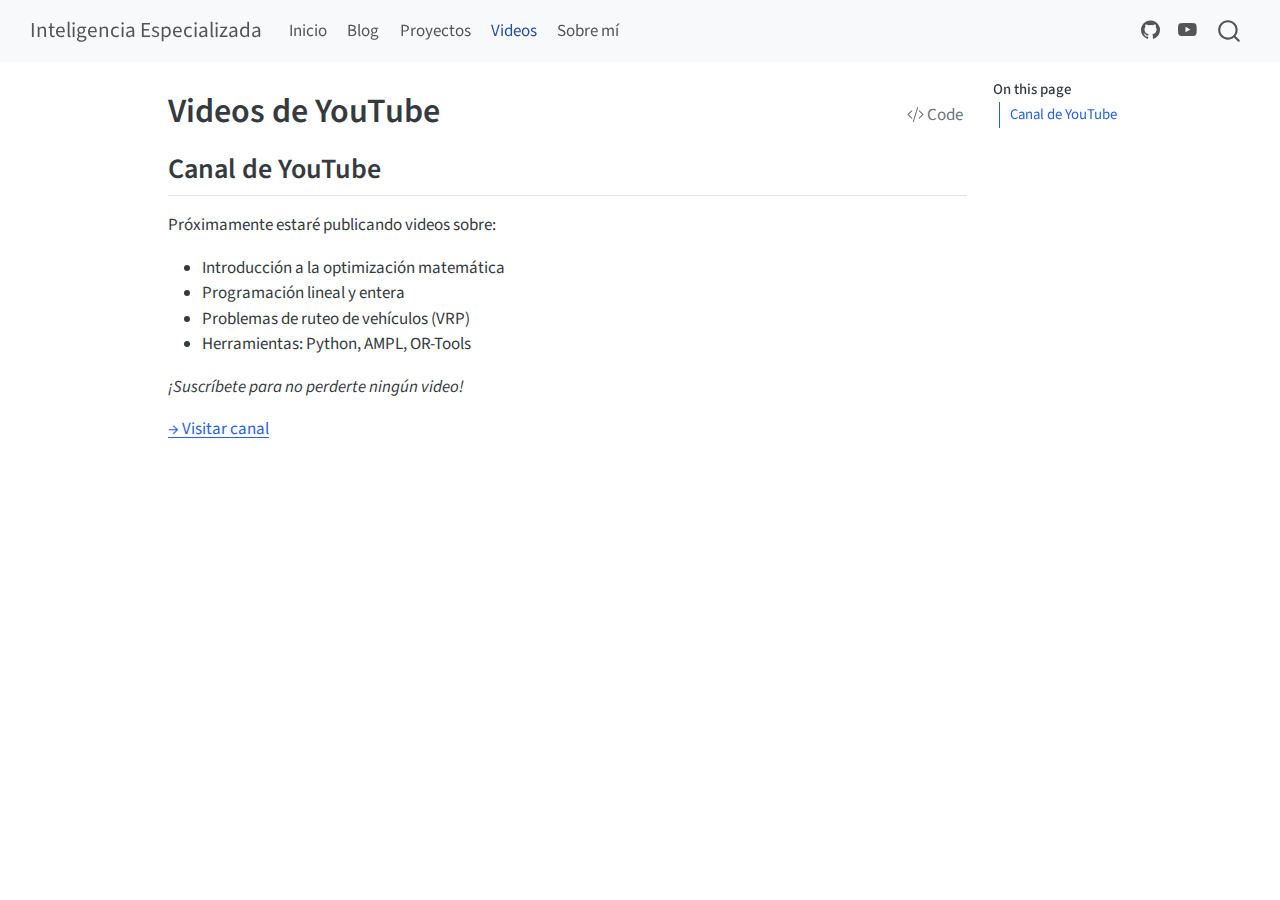
<file: docs/videos.html>
<!DOCTYPE html>
<html xmlns="http://www.w3.org/1999/xhtml" lang="en" xml:lang="en"><head>

<meta charset="utf-8">
<meta name="generator" content="quarto-1.8.27">

<meta name="viewport" content="width=device-width, initial-scale=1.0, user-scalable=yes">


<title>Videos de YouTube – Inteligencia Especializada</title>
<style>
code{white-space: pre-wrap;}
span.smallcaps{font-variant: small-caps;}
div.columns{display: flex; gap: min(4vw, 1.5em);}
div.column{flex: auto; overflow-x: auto;}
div.hanging-indent{margin-left: 1.5em; text-indent: -1.5em;}
ul.task-list{list-style: none;}
ul.task-list li input[type="checkbox"] {
  width: 0.8em;
  margin: 0 0.8em 0.2em -1em; /* quarto-specific, see https://github.com/quarto-dev/quarto-cli/issues/4556 */ 
  vertical-align: middle;
}
/* CSS for syntax highlighting */
html { -webkit-text-size-adjust: 100%; }
pre > code.sourceCode { white-space: pre; position: relative; }
pre > code.sourceCode > span { display: inline-block; line-height: 1.25; }
pre > code.sourceCode > span:empty { height: 1.2em; }
.sourceCode { overflow: visible; }
code.sourceCode > span { color: inherit; text-decoration: inherit; }
div.sourceCode { margin: 1em 0; }
pre.sourceCode { margin: 0; }
@media screen {
div.sourceCode { overflow: auto; }
}
@media print {
pre > code.sourceCode { white-space: pre-wrap; }
pre > code.sourceCode > span { text-indent: -5em; padding-left: 5em; }
}
pre.numberSource code
  { counter-reset: source-line 0; }
pre.numberSource code > span
  { position: relative; left: -4em; counter-increment: source-line; }
pre.numberSource code > span > a:first-child::before
  { content: counter(source-line);
    position: relative; left: -1em; text-align: right; vertical-align: baseline;
    border: none; display: inline-block;
    -webkit-touch-callout: none; -webkit-user-select: none;
    -khtml-user-select: none; -moz-user-select: none;
    -ms-user-select: none; user-select: none;
    padding: 0 4px; width: 4em;
  }
pre.numberSource { margin-left: 3em;  padding-left: 4px; }
div.sourceCode
  {   }
@media screen {
pre > code.sourceCode > span > a:first-child::before { text-decoration: underline; }
}
</style>


<script src="site_libs/quarto-nav/quarto-nav.js"></script>
<script src="site_libs/quarto-nav/headroom.min.js"></script>
<script src="site_libs/clipboard/clipboard.min.js"></script>
<script src="site_libs/quarto-search/autocomplete.umd.js"></script>
<script src="site_libs/quarto-search/fuse.min.js"></script>
<script src="site_libs/quarto-search/quarto-search.js"></script>
<meta name="quarto:offset" content="./">
<script src="site_libs/quarto-html/quarto.js" type="module"></script>
<script src="site_libs/quarto-html/tabsets/tabsets.js" type="module"></script>
<script src="site_libs/quarto-html/axe/axe-check.js" type="module"></script>
<script src="site_libs/quarto-html/popper.min.js"></script>
<script src="site_libs/quarto-html/tippy.umd.min.js"></script>
<script src="site_libs/quarto-html/anchor.min.js"></script>
<link href="site_libs/quarto-html/tippy.css" rel="stylesheet">
<link href="site_libs/quarto-html/quarto-syntax-highlighting-ed96de9b727972fe78a7b5d16c58bf87.css" rel="stylesheet" id="quarto-text-highlighting-styles">
<script src="site_libs/bootstrap/bootstrap.min.js"></script>
<link href="site_libs/bootstrap/bootstrap-icons.css" rel="stylesheet">
<link href="site_libs/bootstrap/bootstrap-b7531fbf5822f1c2d3099a119fefb516.min.css" rel="stylesheet" append-hash="true" id="quarto-bootstrap" data-mode="light">
<script id="quarto-search-options" type="application/json">{
  "location": "navbar",
  "copy-button": false,
  "collapse-after": 3,
  "panel-placement": "end",
  "type": "overlay",
  "limit": 50,
  "keyboard-shortcut": [
    "f",
    "/",
    "s"
  ],
  "show-item-context": false,
  "language": {
    "search-no-results-text": "No results",
    "search-matching-documents-text": "matching documents",
    "search-copy-link-title": "Copy link to search",
    "search-hide-matches-text": "Hide additional matches",
    "search-more-match-text": "more match in this document",
    "search-more-matches-text": "more matches in this document",
    "search-clear-button-title": "Clear",
    "search-text-placeholder": "",
    "search-detached-cancel-button-title": "Cancel",
    "search-submit-button-title": "Submit",
    "search-label": "Search"
  }
}</script>


<link rel="stylesheet" href="styles.css">
</head>

<body class="nav-fixed quarto-light">

<div id="quarto-search-results"></div>
  <header id="quarto-header" class="headroom fixed-top">
    <nav class="navbar navbar-expand-lg " data-bs-theme="dark">
      <div class="navbar-container container-fluid">
      <div class="navbar-brand-container mx-auto">
    <a class="navbar-brand" href="./index.html">
    <span class="navbar-title">Inteligencia Especializada</span>
    </a>
  </div>
            <div id="quarto-search" class="" title="Search"></div>
          <button class="navbar-toggler" type="button" data-bs-toggle="collapse" data-bs-target="#navbarCollapse" aria-controls="navbarCollapse" role="menu" aria-expanded="false" aria-label="Toggle navigation" onclick="if (window.quartoToggleHeadroom) { window.quartoToggleHeadroom(); }">
  <span class="navbar-toggler-icon"></span>
</button>
          <div class="collapse navbar-collapse" id="navbarCollapse">
            <ul class="navbar-nav navbar-nav-scroll me-auto">
  <li class="nav-item">
    <a class="nav-link" href="./index.html"> 
<span class="menu-text">Inicio</span></a>
  </li>  
  <li class="nav-item">
    <a class="nav-link" href="./blog.html"> 
<span class="menu-text">Blog</span></a>
  </li>  
  <li class="nav-item">
    <a class="nav-link" href="./projects.html"> 
<span class="menu-text">Proyectos</span></a>
  </li>  
  <li class="nav-item">
    <a class="nav-link active" href="./videos.html" aria-current="page"> 
<span class="menu-text">Videos</span></a>
  </li>  
  <li class="nav-item">
    <a class="nav-link" href="./about.html"> 
<span class="menu-text">Sobre mí</span></a>
  </li>  
</ul>
            <ul class="navbar-nav navbar-nav-scroll ms-auto">
  <li class="nav-item compact">
    <a class="nav-link" href="https://github.com/yosbijgolles"> <i class="bi bi-github" role="img">
</i> 
<span class="menu-text"></span></a>
  </li>  
  <li class="nav-item compact">
    <a class="nav-link" href="https://youtube.com/yosbijgolles"> <i class="bi bi-youtube" role="img">
</i> 
<span class="menu-text"></span></a>
  </li>  
</ul>
          </div> <!-- /navcollapse -->
            <div class="quarto-navbar-tools">
</div>
      </div> <!-- /container-fluid -->
    </nav>
</header>
<!-- content -->
<div id="quarto-content" class="quarto-container page-columns page-rows-contents page-layout-article page-navbar">
<!-- sidebar -->
<!-- margin-sidebar -->
    <div id="quarto-margin-sidebar" class="sidebar margin-sidebar">
        <nav id="TOC" role="doc-toc" class="toc-active">
    <h2 id="toc-title">On this page</h2>
   
  <ul>
  <li><a href="#canal-de-youtube" id="toc-canal-de-youtube" class="nav-link active" data-scroll-target="#canal-de-youtube">Canal de YouTube</a></li>
  </ul>
</nav>
    </div>
<!-- main -->
<main class="content" id="quarto-document-content">

<header id="title-block-header" class="quarto-title-block default">
<div class="quarto-title">
<div class="quarto-title-block"><div><h1 class="title">Videos de YouTube</h1><button type="button" class="btn code-tools-button" id="quarto-code-tools-source"><i class="bi"></i> Code</button></div></div>
</div>



<div class="quarto-title-meta">

    
  
    
  </div>
  


</header>


<section id="canal-de-youtube" class="level2">
<h2 class="anchored" data-anchor-id="canal-de-youtube">Canal de YouTube</h2>
<p>Próximamente estaré publicando videos sobre:</p>
<ul>
<li>Introducción a la optimización matemática</li>
<li>Programación lineal y entera</li>
<li>Problemas de ruteo de vehículos (VRP)</li>
<li>Herramientas: Python, AMPL, OR-Tools</li>
</ul>
<p><em>¡Suscríbete para no perderte ningún video!</em></p>
<p><a href="https://youtube.com/@tucanal">→ Visitar canal</a></p>


<!-- -->

</section>

</main> <!-- /main -->
<script id="quarto-html-after-body" type="application/javascript">
  window.document.addEventListener("DOMContentLoaded", function (event) {
    const icon = "";
    const anchorJS = new window.AnchorJS();
    anchorJS.options = {
      placement: 'right',
      icon: icon
    };
    anchorJS.add('.anchored');
    const isCodeAnnotation = (el) => {
      for (const clz of el.classList) {
        if (clz.startsWith('code-annotation-')) {                     
          return true;
        }
      }
      return false;
    }
    const onCopySuccess = function(e) {
      // button target
      const button = e.trigger;
      // don't keep focus
      button.blur();
      // flash "checked"
      button.classList.add('code-copy-button-checked');
      var currentTitle = button.getAttribute("title");
      button.setAttribute("title", "Copied!");
      let tooltip;
      if (window.bootstrap) {
        button.setAttribute("data-bs-toggle", "tooltip");
        button.setAttribute("data-bs-placement", "left");
        button.setAttribute("data-bs-title", "Copied!");
        tooltip = new bootstrap.Tooltip(button, 
          { trigger: "manual", 
            customClass: "code-copy-button-tooltip",
            offset: [0, -8]});
        tooltip.show();    
      }
      setTimeout(function() {
        if (tooltip) {
          tooltip.hide();
          button.removeAttribute("data-bs-title");
          button.removeAttribute("data-bs-toggle");
          button.removeAttribute("data-bs-placement");
        }
        button.setAttribute("title", currentTitle);
        button.classList.remove('code-copy-button-checked');
      }, 1000);
      // clear code selection
      e.clearSelection();
    }
    const getTextToCopy = function(trigger) {
      const outerScaffold = trigger.parentElement.cloneNode(true);
      const codeEl = outerScaffold.querySelector('code');
      for (const childEl of codeEl.children) {
        if (isCodeAnnotation(childEl)) {
          childEl.remove();
        }
      }
      return codeEl.innerText;
    }
    const clipboard = new window.ClipboardJS('.code-copy-button:not([data-in-quarto-modal])', {
      text: getTextToCopy
    });
    clipboard.on('success', onCopySuccess);
    if (window.document.getElementById('quarto-embedded-source-code-modal')) {
      const clipboardModal = new window.ClipboardJS('.code-copy-button[data-in-quarto-modal]', {
        text: getTextToCopy,
        container: window.document.getElementById('quarto-embedded-source-code-modal')
      });
      clipboardModal.on('success', onCopySuccess);
    }
    const viewSource = window.document.getElementById('quarto-view-source') ||
                       window.document.getElementById('quarto-code-tools-source');
    if (viewSource) {
      const sourceUrl = viewSource.getAttribute("data-quarto-source-url");
      viewSource.addEventListener("click", function(e) {
        if (sourceUrl) {
          // rstudio viewer pane
          if (/\bcapabilities=\b/.test(window.location)) {
            window.open(sourceUrl);
          } else {
            window.location.href = sourceUrl;
          }
        } else {
          const modal = new bootstrap.Modal(document.getElementById('quarto-embedded-source-code-modal'));
          modal.show();
        }
        return false;
      });
    }
    function toggleCodeHandler(show) {
      return function(e) {
        const detailsSrc = window.document.querySelectorAll(".cell > details > .sourceCode");
        for (let i=0; i<detailsSrc.length; i++) {
          const details = detailsSrc[i].parentElement;
          if (show) {
            details.open = true;
          } else {
            details.removeAttribute("open");
          }
        }
        const cellCodeDivs = window.document.querySelectorAll(".cell > .sourceCode");
        const fromCls = show ? "hidden" : "unhidden";
        const toCls = show ? "unhidden" : "hidden";
        for (let i=0; i<cellCodeDivs.length; i++) {
          const codeDiv = cellCodeDivs[i];
          if (codeDiv.classList.contains(fromCls)) {
            codeDiv.classList.remove(fromCls);
            codeDiv.classList.add(toCls);
          } 
        }
        return false;
      }
    }
    const hideAllCode = window.document.getElementById("quarto-hide-all-code");
    if (hideAllCode) {
      hideAllCode.addEventListener("click", toggleCodeHandler(false));
    }
    const showAllCode = window.document.getElementById("quarto-show-all-code");
    if (showAllCode) {
      showAllCode.addEventListener("click", toggleCodeHandler(true));
    }
      var localhostRegex = new RegExp(/^(?:http|https):\/\/localhost\:?[0-9]*\//);
      var mailtoRegex = new RegExp(/^mailto:/);
        var filterRegex = new RegExp('/' + window.location.host + '/');
      var isInternal = (href) => {
          return filterRegex.test(href) || localhostRegex.test(href) || mailtoRegex.test(href);
      }
      // Inspect non-navigation links and adorn them if external
     var links = window.document.querySelectorAll('a[href]:not(.nav-link):not(.navbar-brand):not(.toc-action):not(.sidebar-link):not(.sidebar-item-toggle):not(.pagination-link):not(.no-external):not([aria-hidden]):not(.dropdown-item):not(.quarto-navigation-tool):not(.about-link)');
      for (var i=0; i<links.length; i++) {
        const link = links[i];
        if (!isInternal(link.href)) {
          // undo the damage that might have been done by quarto-nav.js in the case of
          // links that we want to consider external
          if (link.dataset.originalHref !== undefined) {
            link.href = link.dataset.originalHref;
          }
        }
      }
    function tippyHover(el, contentFn, onTriggerFn, onUntriggerFn) {
      const config = {
        allowHTML: true,
        maxWidth: 500,
        delay: 100,
        arrow: false,
        appendTo: function(el) {
            return el.parentElement;
        },
        interactive: true,
        interactiveBorder: 10,
        theme: 'quarto',
        placement: 'bottom-start',
      };
      if (contentFn) {
        config.content = contentFn;
      }
      if (onTriggerFn) {
        config.onTrigger = onTriggerFn;
      }
      if (onUntriggerFn) {
        config.onUntrigger = onUntriggerFn;
      }
      window.tippy(el, config); 
    }
    const noterefs = window.document.querySelectorAll('a[role="doc-noteref"]');
    for (var i=0; i<noterefs.length; i++) {
      const ref = noterefs[i];
      tippyHover(ref, function() {
        // use id or data attribute instead here
        let href = ref.getAttribute('data-footnote-href') || ref.getAttribute('href');
        try { href = new URL(href).hash; } catch {}
        const id = href.replace(/^#\/?/, "");
        const note = window.document.getElementById(id);
        if (note) {
          return note.innerHTML;
        } else {
          return "";
        }
      });
    }
    const xrefs = window.document.querySelectorAll('a.quarto-xref');
    const processXRef = (id, note) => {
      // Strip column container classes
      const stripColumnClz = (el) => {
        el.classList.remove("page-full", "page-columns");
        if (el.children) {
          for (const child of el.children) {
            stripColumnClz(child);
          }
        }
      }
      stripColumnClz(note)
      if (id === null || id.startsWith('sec-')) {
        // Special case sections, only their first couple elements
        const container = document.createElement("div");
        if (note.children && note.children.length > 2) {
          container.appendChild(note.children[0].cloneNode(true));
          for (let i = 1; i < note.children.length; i++) {
            const child = note.children[i];
            if (child.tagName === "P" && child.innerText === "") {
              continue;
            } else {
              container.appendChild(child.cloneNode(true));
              break;
            }
          }
          if (window.Quarto?.typesetMath) {
            window.Quarto.typesetMath(container);
          }
          return container.innerHTML
        } else {
          if (window.Quarto?.typesetMath) {
            window.Quarto.typesetMath(note);
          }
          return note.innerHTML;
        }
      } else {
        // Remove any anchor links if they are present
        const anchorLink = note.querySelector('a.anchorjs-link');
        if (anchorLink) {
          anchorLink.remove();
        }
        if (window.Quarto?.typesetMath) {
          window.Quarto.typesetMath(note);
        }
        if (note.classList.contains("callout")) {
          return note.outerHTML;
        } else {
          return note.innerHTML;
        }
      }
    }
    for (var i=0; i<xrefs.length; i++) {
      const xref = xrefs[i];
      tippyHover(xref, undefined, function(instance) {
        instance.disable();
        let url = xref.getAttribute('href');
        let hash = undefined; 
        if (url.startsWith('#')) {
          hash = url;
        } else {
          try { hash = new URL(url).hash; } catch {}
        }
        if (hash) {
          const id = hash.replace(/^#\/?/, "");
          const note = window.document.getElementById(id);
          if (note !== null) {
            try {
              const html = processXRef(id, note.cloneNode(true));
              instance.setContent(html);
            } finally {
              instance.enable();
              instance.show();
            }
          } else {
            // See if we can fetch this
            fetch(url.split('#')[0])
            .then(res => res.text())
            .then(html => {
              const parser = new DOMParser();
              const htmlDoc = parser.parseFromString(html, "text/html");
              const note = htmlDoc.getElementById(id);
              if (note !== null) {
                const html = processXRef(id, note);
                instance.setContent(html);
              } 
            }).finally(() => {
              instance.enable();
              instance.show();
            });
          }
        } else {
          // See if we can fetch a full url (with no hash to target)
          // This is a special case and we should probably do some content thinning / targeting
          fetch(url)
          .then(res => res.text())
          .then(html => {
            const parser = new DOMParser();
            const htmlDoc = parser.parseFromString(html, "text/html");
            const note = htmlDoc.querySelector('main.content');
            if (note !== null) {
              // This should only happen for chapter cross references
              // (since there is no id in the URL)
              // remove the first header
              if (note.children.length > 0 && note.children[0].tagName === "HEADER") {
                note.children[0].remove();
              }
              const html = processXRef(null, note);
              instance.setContent(html);
            } 
          }).finally(() => {
            instance.enable();
            instance.show();
          });
        }
      }, function(instance) {
      });
    }
        let selectedAnnoteEl;
        const selectorForAnnotation = ( cell, annotation) => {
          let cellAttr = 'data-code-cell="' + cell + '"';
          let lineAttr = 'data-code-annotation="' +  annotation + '"';
          const selector = 'span[' + cellAttr + '][' + lineAttr + ']';
          return selector;
        }
        const selectCodeLines = (annoteEl) => {
          const doc = window.document;
          const targetCell = annoteEl.getAttribute("data-target-cell");
          const targetAnnotation = annoteEl.getAttribute("data-target-annotation");
          const annoteSpan = window.document.querySelector(selectorForAnnotation(targetCell, targetAnnotation));
          const lines = annoteSpan.getAttribute("data-code-lines").split(",");
          const lineIds = lines.map((line) => {
            return targetCell + "-" + line;
          })
          let top = null;
          let height = null;
          let parent = null;
          if (lineIds.length > 0) {
              //compute the position of the single el (top and bottom and make a div)
              const el = window.document.getElementById(lineIds[0]);
              top = el.offsetTop;
              height = el.offsetHeight;
              parent = el.parentElement.parentElement;
            if (lineIds.length > 1) {
              const lastEl = window.document.getElementById(lineIds[lineIds.length - 1]);
              const bottom = lastEl.offsetTop + lastEl.offsetHeight;
              height = bottom - top;
            }
            if (top !== null && height !== null && parent !== null) {
              // cook up a div (if necessary) and position it 
              let div = window.document.getElementById("code-annotation-line-highlight");
              if (div === null) {
                div = window.document.createElement("div");
                div.setAttribute("id", "code-annotation-line-highlight");
                div.style.position = 'absolute';
                parent.appendChild(div);
              }
              div.style.top = top - 2 + "px";
              div.style.height = height + 4 + "px";
              div.style.left = 0;
              let gutterDiv = window.document.getElementById("code-annotation-line-highlight-gutter");
              if (gutterDiv === null) {
                gutterDiv = window.document.createElement("div");
                gutterDiv.setAttribute("id", "code-annotation-line-highlight-gutter");
                gutterDiv.style.position = 'absolute';
                const codeCell = window.document.getElementById(targetCell);
                const gutter = codeCell.querySelector('.code-annotation-gutter');
                gutter.appendChild(gutterDiv);
              }
              gutterDiv.style.top = top - 2 + "px";
              gutterDiv.style.height = height + 4 + "px";
            }
            selectedAnnoteEl = annoteEl;
          }
        };
        const unselectCodeLines = () => {
          const elementsIds = ["code-annotation-line-highlight", "code-annotation-line-highlight-gutter"];
          elementsIds.forEach((elId) => {
            const div = window.document.getElementById(elId);
            if (div) {
              div.remove();
            }
          });
          selectedAnnoteEl = undefined;
        };
          // Handle positioning of the toggle
      window.addEventListener(
        "resize",
        throttle(() => {
          elRect = undefined;
          if (selectedAnnoteEl) {
            selectCodeLines(selectedAnnoteEl);
          }
        }, 10)
      );
      function throttle(fn, ms) {
      let throttle = false;
      let timer;
        return (...args) => {
          if(!throttle) { // first call gets through
              fn.apply(this, args);
              throttle = true;
          } else { // all the others get throttled
              if(timer) clearTimeout(timer); // cancel #2
              timer = setTimeout(() => {
                fn.apply(this, args);
                timer = throttle = false;
              }, ms);
          }
        };
      }
        // Attach click handler to the DT
        const annoteDls = window.document.querySelectorAll('dt[data-target-cell]');
        for (const annoteDlNode of annoteDls) {
          annoteDlNode.addEventListener('click', (event) => {
            const clickedEl = event.target;
            if (clickedEl !== selectedAnnoteEl) {
              unselectCodeLines();
              const activeEl = window.document.querySelector('dt[data-target-cell].code-annotation-active');
              if (activeEl) {
                activeEl.classList.remove('code-annotation-active');
              }
              selectCodeLines(clickedEl);
              clickedEl.classList.add('code-annotation-active');
            } else {
              // Unselect the line
              unselectCodeLines();
              clickedEl.classList.remove('code-annotation-active');
            }
          });
        }
    const findCites = (el) => {
      const parentEl = el.parentElement;
      if (parentEl) {
        const cites = parentEl.dataset.cites;
        if (cites) {
          return {
            el,
            cites: cites.split(' ')
          };
        } else {
          return findCites(el.parentElement)
        }
      } else {
        return undefined;
      }
    };
    var bibliorefs = window.document.querySelectorAll('a[role="doc-biblioref"]');
    for (var i=0; i<bibliorefs.length; i++) {
      const ref = bibliorefs[i];
      const citeInfo = findCites(ref);
      if (citeInfo) {
        tippyHover(citeInfo.el, function() {
          var popup = window.document.createElement('div');
          citeInfo.cites.forEach(function(cite) {
            var citeDiv = window.document.createElement('div');
            citeDiv.classList.add('hanging-indent');
            citeDiv.classList.add('csl-entry');
            var biblioDiv = window.document.getElementById('ref-' + cite);
            if (biblioDiv) {
              citeDiv.innerHTML = biblioDiv.innerHTML;
            }
            popup.appendChild(citeDiv);
          });
          return popup.innerHTML;
        });
      }
    }
  });
  </script><div class="modal fade" id="quarto-embedded-source-code-modal" tabindex="-1" aria-labelledby="quarto-embedded-source-code-modal-label" aria-hidden="true"><div class="modal-dialog modal-dialog-scrollable"><div class="modal-content"><div class="modal-header"><h5 class="modal-title" id="quarto-embedded-source-code-modal-label">Source Code</h5><button class="btn-close" data-bs-dismiss="modal"></button></div><div class="modal-body"><div class="">
<div class="code-copy-outer-scaffold"><div class="sourceCode" id="cb1" data-shortcodes="false"><pre class="sourceCode markdown code-with-copy"><code class="sourceCode markdown"><span id="cb1-1"><a href="#cb1-1" aria-hidden="true" tabindex="-1"></a><span class="co">---</span></span>
<span id="cb1-2"><a href="#cb1-2" aria-hidden="true" tabindex="-1"></a><span class="an">title:</span><span class="co"> "Videos de YouTube"</span></span>
<span id="cb1-3"><a href="#cb1-3" aria-hidden="true" tabindex="-1"></a><span class="co">---</span></span>
<span id="cb1-4"><a href="#cb1-4" aria-hidden="true" tabindex="-1"></a></span>
<span id="cb1-5"><a href="#cb1-5" aria-hidden="true" tabindex="-1"></a><span class="fu">## Canal de YouTube</span></span>
<span id="cb1-6"><a href="#cb1-6" aria-hidden="true" tabindex="-1"></a></span>
<span id="cb1-7"><a href="#cb1-7" aria-hidden="true" tabindex="-1"></a>Próximamente estaré publicando videos sobre:</span>
<span id="cb1-8"><a href="#cb1-8" aria-hidden="true" tabindex="-1"></a></span>
<span id="cb1-9"><a href="#cb1-9" aria-hidden="true" tabindex="-1"></a><span class="ss">- </span>Introducción a la optimización matemática</span>
<span id="cb1-10"><a href="#cb1-10" aria-hidden="true" tabindex="-1"></a><span class="ss">- </span>Programación lineal y entera</span>
<span id="cb1-11"><a href="#cb1-11" aria-hidden="true" tabindex="-1"></a><span class="ss">- </span>Problemas de ruteo de vehículos (VRP)</span>
<span id="cb1-12"><a href="#cb1-12" aria-hidden="true" tabindex="-1"></a><span class="ss">- </span>Herramientas: Python, AMPL, OR-Tools</span>
<span id="cb1-13"><a href="#cb1-13" aria-hidden="true" tabindex="-1"></a></span>
<span id="cb1-14"><a href="#cb1-14" aria-hidden="true" tabindex="-1"></a>*¡Suscríbete para no perderte ningún video!*</span>
<span id="cb1-15"><a href="#cb1-15" aria-hidden="true" tabindex="-1"></a></span>
<span id="cb1-16"><a href="#cb1-16" aria-hidden="true" tabindex="-1"></a><span class="co">[</span><span class="ot">→ Visitar canal</span><span class="co">](https://youtube.com/@tucanal)</span></span></code></pre></div><button title="Copy to Clipboard" class="code-copy-button" data-in-quarto-modal=""><i class="bi"></i></button></div>
</div></div></div></div></div>
</div> <!-- /content -->




</body></html>
</file>
<file: docs/site_libs/quarto-html/tippy.css>
.tippy-box[data-animation=fade][data-state=hidden]{opacity:0}[data-tippy-root]{max-width:calc(100vw - 10px)}.tippy-box{position:relative;background-color:#333;color:#fff;border-radius:4px;font-size:14px;line-height:1.4;white-space:normal;outline:0;transition-property:transform,visibility,opacity}.tippy-box[data-placement^=top]>.tippy-arrow{bottom:0}.tippy-box[data-placement^=top]>.tippy-arrow:before{bottom:-7px;left:0;border-width:8px 8px 0;border-top-color:initial;transform-origin:center top}.tippy-box[data-placement^=bottom]>.tippy-arrow{top:0}.tippy-box[data-placement^=bottom]>.tippy-arrow:before{top:-7px;left:0;border-width:0 8px 8px;border-bottom-color:initial;transform-origin:center bottom}.tippy-box[data-placement^=left]>.tippy-arrow{right:0}.tippy-box[data-placement^=left]>.tippy-arrow:before{border-width:8px 0 8px 8px;border-left-color:initial;right:-7px;transform-origin:center left}.tippy-box[data-placement^=right]>.tippy-arrow{left:0}.tippy-box[data-placement^=right]>.tippy-arrow:before{left:-7px;border-width:8px 8px 8px 0;border-right-color:initial;transform-origin:center right}.tippy-box[data-inertia][data-state=visible]{transition-timing-function:cubic-bezier(.54,1.5,.38,1.11)}.tippy-arrow{width:16px;height:16px;color:#333}.tippy-arrow:before{content:"";position:absolute;border-color:transparent;border-style:solid}.tippy-content{position:relative;padding:5px 9px;z-index:1}
</file>
<file: docs/site_libs/quarto-html/quarto-syntax-highlighting-ed96de9b727972fe78a7b5d16c58bf87.css>
/* quarto syntax highlight colors */
:root {
  --quarto-hl-ot-color: #003B4F;
  --quarto-hl-at-color: #657422;
  --quarto-hl-ss-color: #20794D;
  --quarto-hl-an-color: #5E5E5E;
  --quarto-hl-fu-color: #4758AB;
  --quarto-hl-st-color: #20794D;
  --quarto-hl-cf-color: #003B4F;
  --quarto-hl-op-color: #5E5E5E;
  --quarto-hl-er-color: #AD0000;
  --quarto-hl-bn-color: #AD0000;
  --quarto-hl-al-color: #AD0000;
  --quarto-hl-va-color: #111111;
  --quarto-hl-bu-color: inherit;
  --quarto-hl-ex-color: inherit;
  --quarto-hl-pp-color: #AD0000;
  --quarto-hl-in-color: #5E5E5E;
  --quarto-hl-vs-color: #20794D;
  --quarto-hl-wa-color: #5E5E5E;
  --quarto-hl-do-color: #5E5E5E;
  --quarto-hl-im-color: #00769E;
  --quarto-hl-ch-color: #20794D;
  --quarto-hl-dt-color: #AD0000;
  --quarto-hl-fl-color: #AD0000;
  --quarto-hl-co-color: #5E5E5E;
  --quarto-hl-cv-color: #5E5E5E;
  --quarto-hl-cn-color: #8f5902;
  --quarto-hl-sc-color: #5E5E5E;
  --quarto-hl-dv-color: #AD0000;
  --quarto-hl-kw-color: #003B4F;
}

/* other quarto variables */
:root {
  --quarto-font-monospace: SFMono-Regular, Menlo, Monaco, Consolas, "Liberation Mono", "Courier New", monospace;
}

/* syntax highlight based on Pandoc's rules */
pre > code.sourceCode > span {
  color: #003B4F;
}

code.sourceCode > span {
  color: #003B4F;
}

div.sourceCode,
div.sourceCode pre.sourceCode {
  color: #003B4F;
}

/* Normal */
code span {
  color: #003B4F;
}

/* Alert */
code span.al {
  color: #AD0000;
  font-style: inherit;
}

/* Annotation */
code span.an {
  color: #5E5E5E;
  font-style: inherit;
}

/* Attribute */
code span.at {
  color: #657422;
  font-style: inherit;
}

/* BaseN */
code span.bn {
  color: #AD0000;
  font-style: inherit;
}

/* BuiltIn */
code span.bu {
  font-style: inherit;
}

/* ControlFlow */
code span.cf {
  color: #003B4F;
  font-weight: bold;
  font-style: inherit;
}

/* Char */
code span.ch {
  color: #20794D;
  font-style: inherit;
}

/* Constant */
code span.cn {
  color: #8f5902;
  font-style: inherit;
}

/* Comment */
code span.co {
  color: #5E5E5E;
  font-style: inherit;
}

/* CommentVar */
code span.cv {
  color: #5E5E5E;
  font-style: italic;
}

/* Documentation */
code span.do {
  color: #5E5E5E;
  font-style: italic;
}

/* DataType */
code span.dt {
  color: #AD0000;
  font-style: inherit;
}

/* DecVal */
code span.dv {
  color: #AD0000;
  font-style: inherit;
}

/* Error */
code span.er {
  color: #AD0000;
  font-style: inherit;
}

/* Extension */
code span.ex {
  font-style: inherit;
}

/* Float */
code span.fl {
  color: #AD0000;
  font-style: inherit;
}

/* Function */
code span.fu {
  color: #4758AB;
  font-style: inherit;
}

/* Import */
code span.im {
  color: #00769E;
  font-style: inherit;
}

/* Information */
code span.in {
  color: #5E5E5E;
  font-style: inherit;
}

/* Keyword */
code span.kw {
  color: #003B4F;
  font-weight: bold;
  font-style: inherit;
}

/* Operator */
code span.op {
  color: #5E5E5E;
  font-style: inherit;
}

/* Other */
code span.ot {
  color: #003B4F;
  font-style: inherit;
}

/* Preprocessor */
code span.pp {
  color: #AD0000;
  font-style: inherit;
}

/* SpecialChar */
code span.sc {
  color: #5E5E5E;
  font-style: inherit;
}

/* SpecialString */
code span.ss {
  color: #20794D;
  font-style: inherit;
}

/* String */
code span.st {
  color: #20794D;
  font-style: inherit;
}

/* Variable */
code span.va {
  color: #111111;
  font-style: inherit;
}

/* VerbatimString */
code span.vs {
  color: #20794D;
  font-style: inherit;
}

/* Warning */
code span.wa {
  color: #5E5E5E;
  font-style: italic;
}

.prevent-inlining {
  content: "</";
}

/*# sourceMappingURL=0920dd6d7437995b8cdf7429764427b1.css.map */
</file>
<file: docs/styles.css>
/* Inteligencia Especializada — Estilos personalizados */

/* Tipografía general */
.quarto-title {
  font-weight: 700;
}


/* Código */
pre.sourceCode {
  border-left: 3px solid #dee2e6;
}

/* Footer */
.nav-footer {
  font-size: 0.85em;
}
</file>
